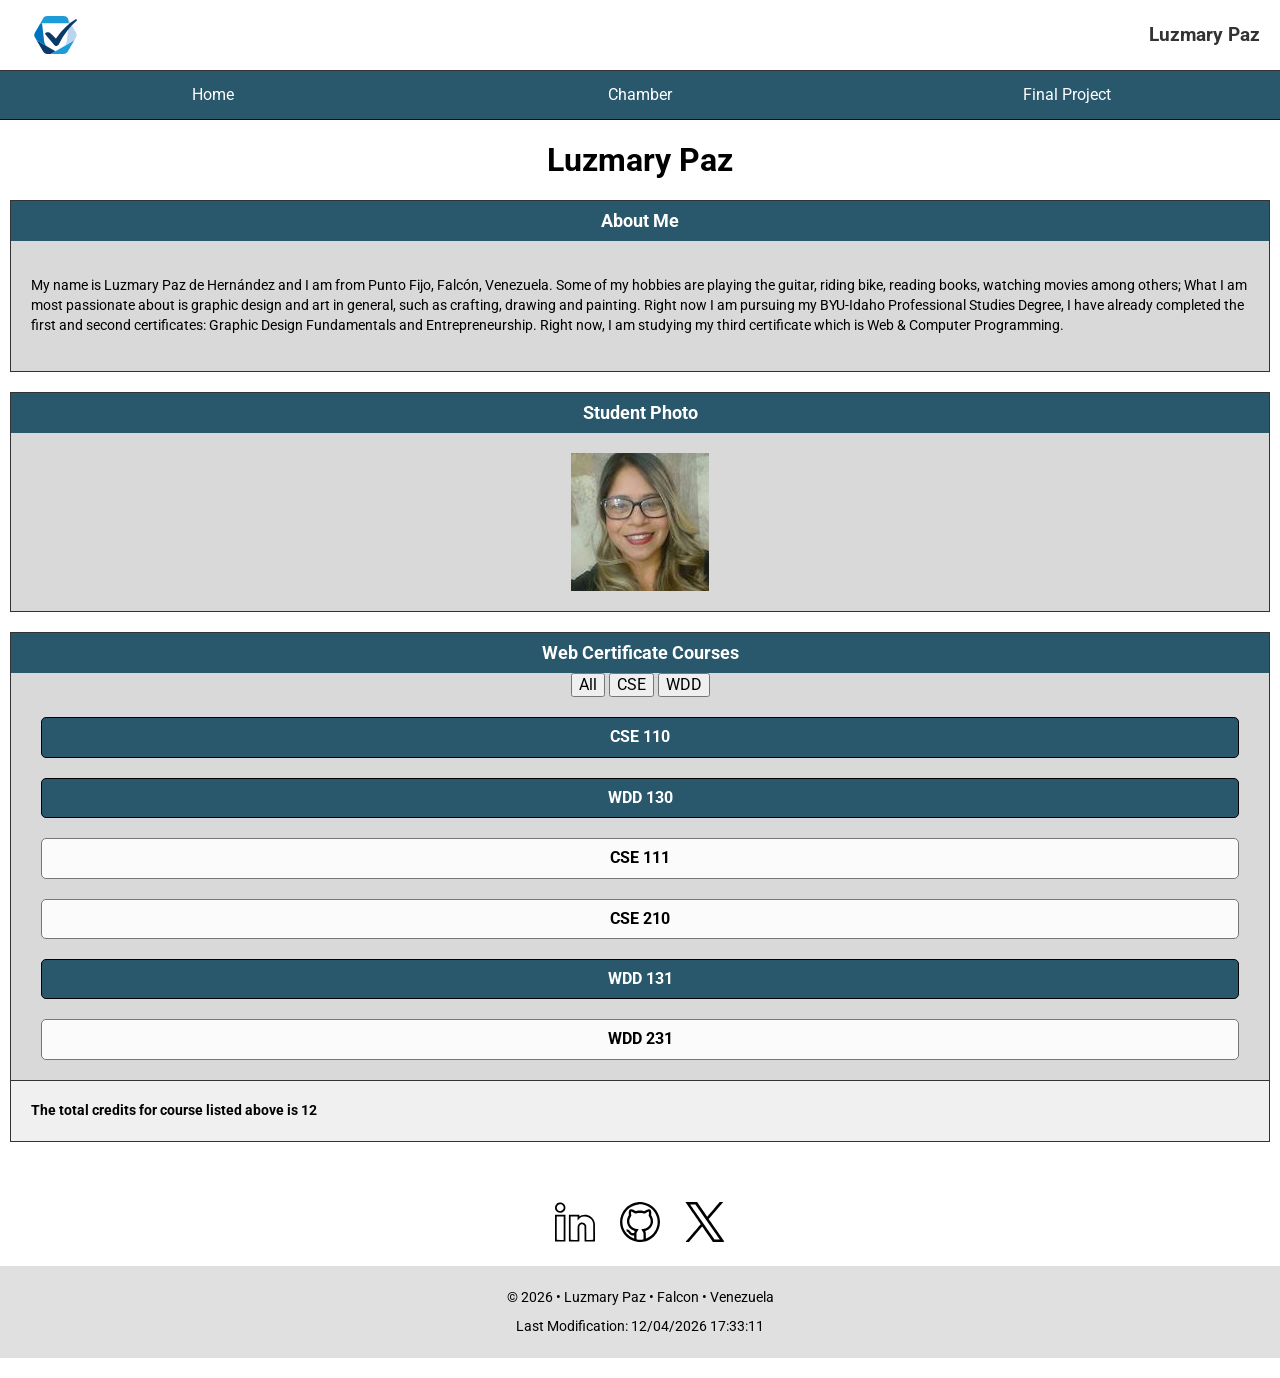
<file: index.html>
<!DOCTYPE html>
<html lang="en">

<head>
    <meta charset="UTF-8">
    <meta name="viewport" content="width=device-width, initial-scale=1.0">
    <title>WDD 231 | Luzmary Paz | Home Page</title>
    <meta name="description" content="Home page for WDD 231 course work including chamber and final project links.">
    <meta name="author" content="Luzmary Paz">

    <meta property="og:title" content="WDD 231 | Luzmary Paz | Home Page">
    <meta property="og:description"
        content="Home page for WDD 231 course work including chamber and final project links.">
    <meta property="og:image" content="https://luzmapazdesigner0412.github.io/wdd231/images/portrait.jpg">
    <meta property="og:url" content="https://luzmapazdesigner0412.github.io/wdd231/index.html">
    <meta property="og:type" content="website">

    <link rel="preconnect" href="https://fonts.googleapis.com">
    <link rel="preconnect" href="https://fonts.gstatic.com" crossorigin>
    <link href="https://fonts.googleapis.com/css2?family=Roboto:wght@400;700&display=swap" rel="stylesheet">
    <link rel="stylesheet" href="styles/normalize.css">
    <link rel="stylesheet" href="styles/small.css">
    <link rel="stylesheet" href="styles/larger.css">
    <script src="scripts/navigation.js" defer></script>
    <script src="scripts/date.js" defer></script>
    <script src="scripts/course.js" defer></script>
</head>

<body>
    <a class="skip-link" href="#main">Skip to main content</a>
    <header>
        <img src="images/logo.svg" alt="Site Logo">
        <span>Luzmary Paz</span>
        <button id="menu" aria-label="Open Menu"></button>
    </header>

    <nav>
        <ul class="navigation">
            <li><a href="#" class="active">Home</a></li>
            <li><a href="chamber/index.html">Chamber</a></li>
            <li><a href="final/index.html">Final Project</a></li>
        </ul>
    </nav>

    <main id="main">
        <h1>Luzmary Paz</h1>

        <section class="card">
            <h2>About Me</h2>
            <p>My name is Luzmary Paz de Hernández and I am from Punto Fijo, Falcón, Venezuela. Some of my hobbies are
                playing the guitar, riding bike, reading books, watching movies among others; What I am most passionate
                about is
                graphic design and art in general, such as crafting, drawing and painting. Right now I am pursuing my
                BYU-Idaho Professional Studies Degree, I have already completed the first and second certificates:
                Graphic Design
                Fundamentals and Entrepreneurship. Right now, I am studying my third certificate which is Web & Computer
                Programming.
            </p>
        </section>

        <section class="card">
            <h2>Student Photo</h2>
            <div class="photo-placeholder">
                <img src="images/portrait.jpg" alt="Student Profile Photo">
            </div>
        </section>

        <section class="card">
            <h2>Web Certificate Courses</h2>
            <div class="filter-buttons">
                <button id="all">All</button>
                <button id="cse">CSE</button>
                <button id="wdd">WDD</button>
            </div>
            <div id="course-list">
            </div>
            <p class="credit-total">The total credits for course listed above is <span id="total-credits"></span></p>
        </section>

        <dialog id="course-details"></dialog>
    </main>

    <footer>
        <div class="social-icons">
            <a href="#"><img src="images/linkedin_1.svg" alt="LinkedIn"></a>
            <a href="#"><img src="images/github.svg" alt="GitHub"></a>
            <a href="#"><img src="images/x_1.svg" alt="X"></a>
        </div>
        <div class="footer-info">
            <p>&copy; <span id="currentyear"></span> • Luzmary Paz • Falcon • Venezuela</p>
            <p id="lastModified"></p>
        </div>
    </footer>
</body>

</html>
</file>
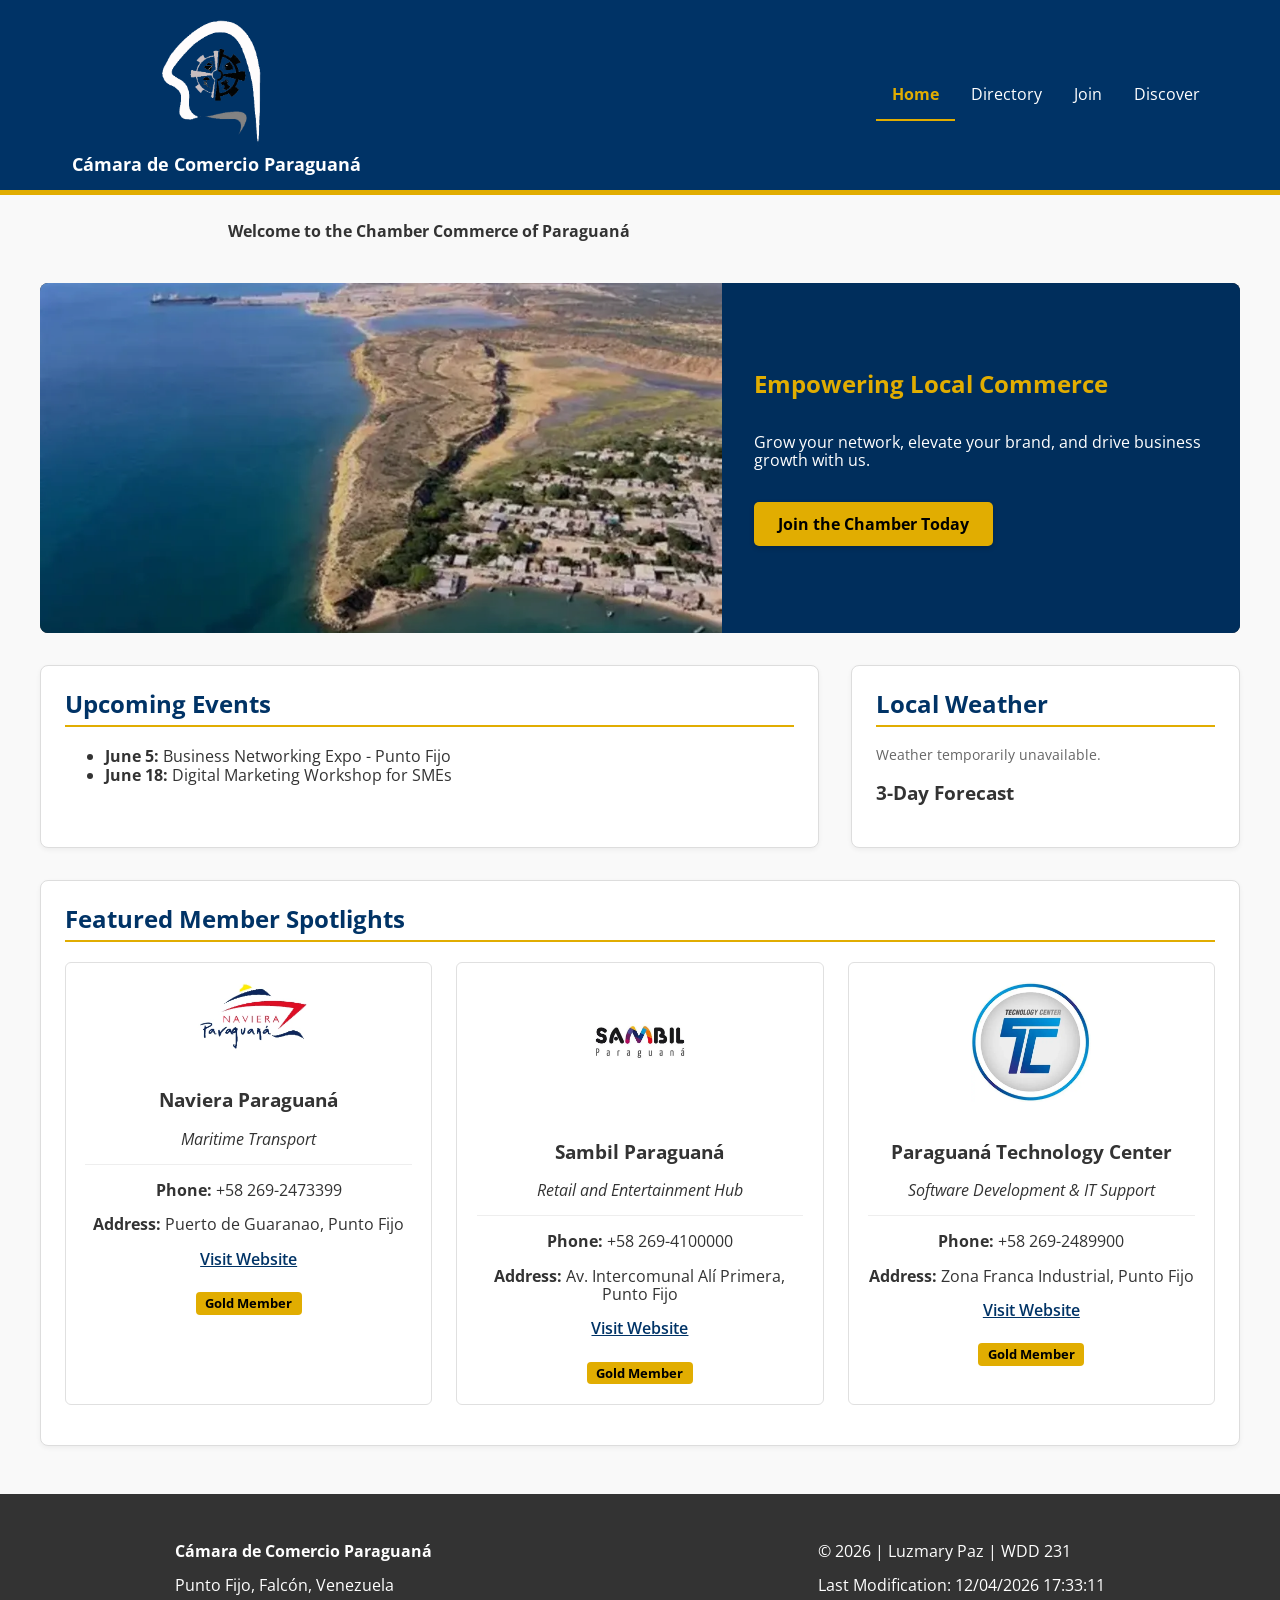
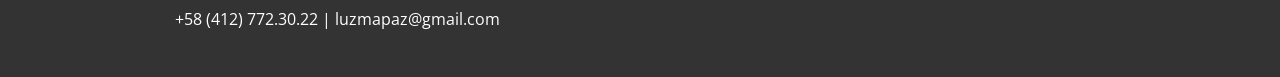
<file: chamber/index.html>
<!DOCTYPE html>
<html lang="en">

<head>
    <meta charset="UTF-8">
    <meta name="viewport" content="width=device-width, initial-scale=1.0">
    <title>Cámara de Comercio Paraguaná | Home Page</title>
    <meta name="description"
        content="Explore the official business directory of Paraguaná, Falcón. Connecting you with local industry, tourism, and trade leaders.">
    <meta name="author" content="Luzmary Paz">
    <link rel="icon" href="favicon.ico">

    <meta property="og:title" content="Business Directory | Cámara de Comercio Paraguaná">
    <meta property="og:description" content="Discover verified businesses in the Paraguaná Free Trade Zone.">
    <meta property="og:image" content="https://marypazdesigner0412.github.io/wdd231/chamber/images/chamber-logo.png">
    <meta property="og:url" content="https://marypazdesigner0412.github.io/wdd231/chamber/directory.html">
    <meta property="og:type" content="website">

    <link rel="preconnect" href="https://fonts.googleapis.com">
    <link rel="preconnect" href="https://fonts.gstatic.com" crossorigin>
    <link href="https://fonts.googleapis.com/css2?family=Open+Sans:wght@400;600&display=swap" rel="stylesheet">

    <link rel="stylesheet" href="styles/normalize.css">
    <link rel="stylesheet" href="styles/small.css">
    <link rel="stylesheet" href="styles/larger.css" media="(min-width: 700px)">
    <script src="scripts/home.js" defer></script>
</head>

<body>
    <header>
        <div class="logo-box">
            <img src="images/chamber-logo.png" alt="Paraguaná Chamber Logo">
            <span class="site-title">Cámara de Comercio Paraguaná</span>
        </div>
        <nav>
            <button id="menu-toggle">☰</button>
            <ul id="nav-list">
                <li><a href="index.html" class="active">Home</a></li>
                <li><a href="directory.html">Directory</a></li>
                <li><a href="join.html">Join</a></li>
                <li><a href="discover.html">Discover</a></li>
            </ul>
        </nav>
    </header>

    <main class="home-grid">
        <h1>Welcome to the Chamber Commerce of Paraguaná</h1>
        <section class="hero-box">
            <img src="images/hero-large-paraguana.webp" alt="Beautiful Paraguaná Landscape" id="hero-img">
            <div class="cta-overlay">
                <h2>Empowering Local Commerce</h2>
                <p>Grow your network, elevate your brand, and drive business growth with us.</p>
                <a href="join.html" class="cta-btn">Join the Chamber Today</a>
            </div>
        </section>

        <section class="events-card">
            <h2>Upcoming Events</h2>
            <ul>
                <li><strong>June 5:</strong> Business Networking Expo - Punto Fijo</li>
                <li><strong>June 18:</strong> Digital Marketing Workshop for SMEs</li>
            </ul>
        </section>

        <section class="weather-card">
            <h2>Local Weather</h2>
            <div id="weather-current">
                <p>Loading current weather...</p>
            </div>
            <h3>3-Day Forecast</h3>
            <div id="weather-forecast">
            </div>
        </section>

        <section class="spotlights-container">
            <h2>Featured Member Spotlights</h2>
            <div id="spotlight-cards">
            </div>
        </section>
    </main>

    <footer>
        <div class="footer-contact">
            <p><strong>Cámara de Comercio Paraguaná</strong></p>
            <p>Punto Fijo, Falcón, Venezuela</p>
            <p>+58 (412) 772.30.22 | luzmapaz@gmail.com</p>
        </div>
        <div class="footer-info">
            <p>&copy; <span id="year"></span> | Luzmary Paz | WDD 231</p>
            <p>Last Modification: <span id="lastModified"></span></p>
        </div>
    </footer>


</body>

</html>
</file>
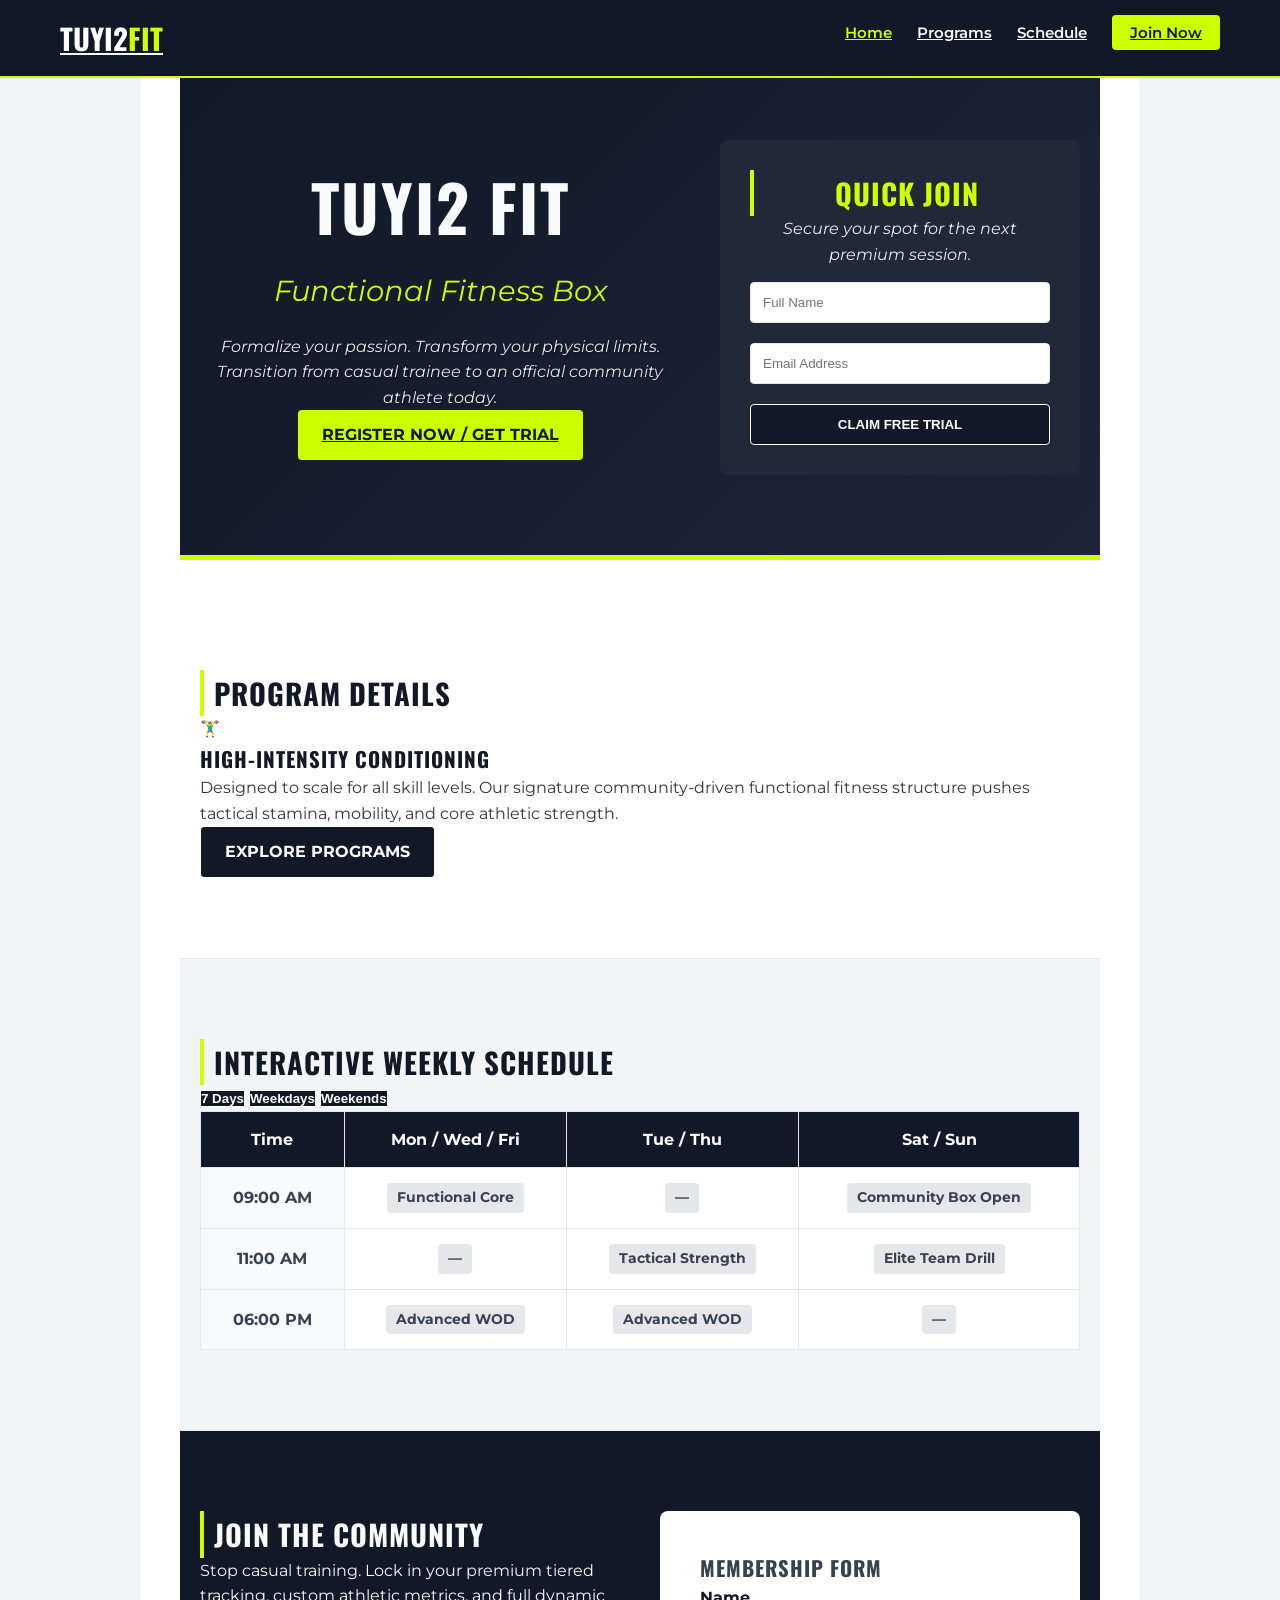
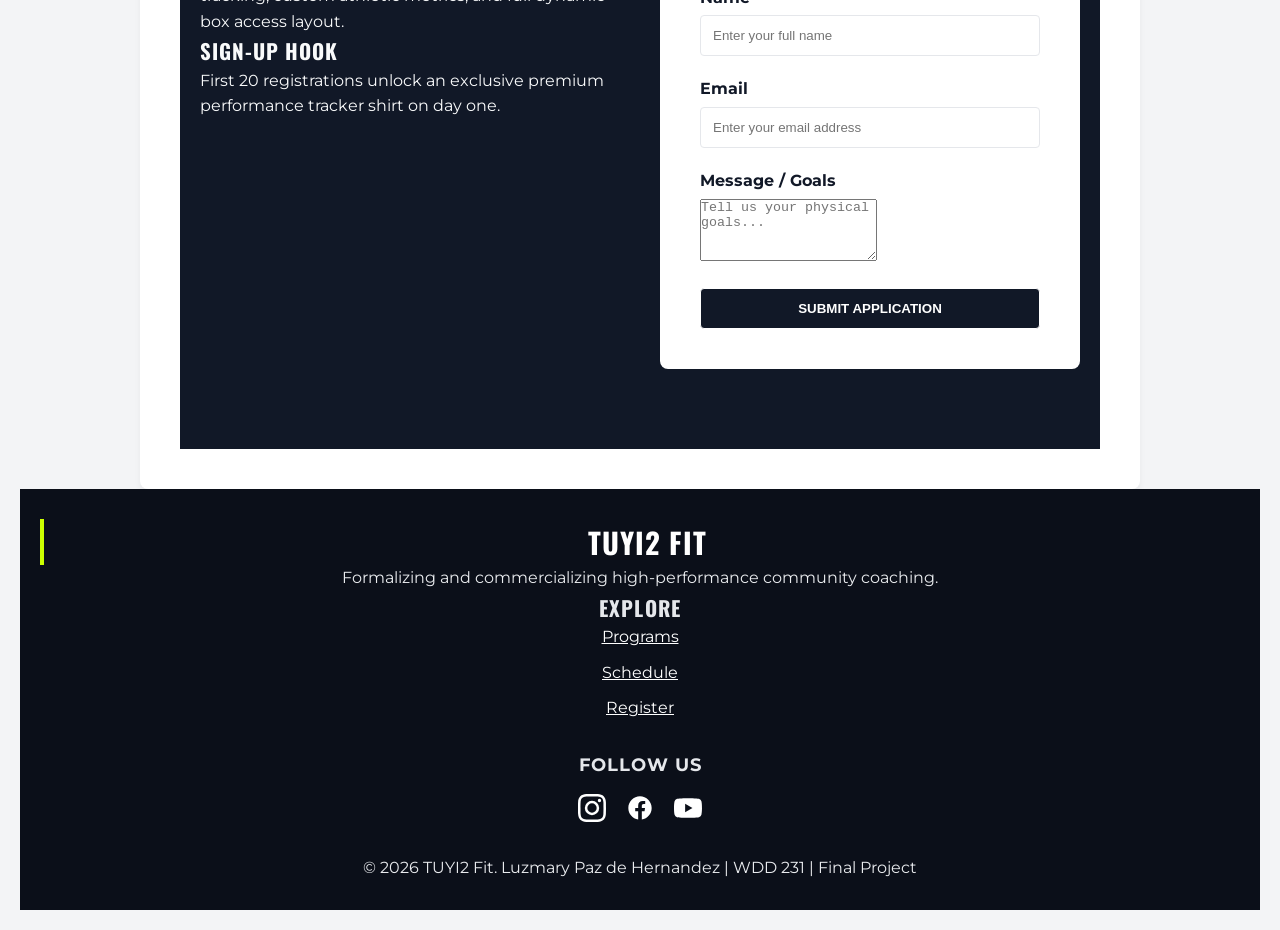
<file: finalproject/index.html>
<!DOCTYPE html>
<html lang="en">

<head>
    <meta charset="UTF-8">
    <meta name="viewport" content="width=device-width, initial-scale=1.0">
    <meta name="author" content="Luzmary Paz">
    <meta name="description"
        content="TUYI2 Fit is a premier functional fitness box dedicated to elite training matrix tracking, community high-performance coaching, and athletic transformation.">
    <meta property="og:title" content="TUYI2 Fit | Functional Fitness Box for Athletes">
    <meta property="og:description"
        content="TUYI2 Fit is a premier functional fitness box offering elite coaching, athletic transformation, and community training in a dynamic performance environment.">
    <meta property="og:image"
        content="https://marypazdesigner0412.github.io/wdd231/finalproject/images/medanos-coro.webp">
    <meta property="og:url" content="https://marypazdesigner0412.github.io/wdd231/finalproject/index.html">
    <meta property="og:type" content="website">
    <link rel="icon" href="/wdd231/finalproject/images/medanos-coro.webp" type="image/webp">
    <title>TUYI2 Fit | Functional Fitness Box</title>
    <link rel="preconnect" href="https://fonts.googleapis.com">
    <link rel="preconnect" href="https://fonts.gstatic.com" crossorigin>
    <link
        href="https://fonts.googleapis.com/css2?family=Montserrat:wght@400;700&amp;family=Oswald:wght@500;700&amp;display=swap"
        rel="stylesheet">

    <link rel="stylesheet" href="styles/tuyi2.css">
    <link rel="stylesheet" href="styles/site-plan.css">
    <script type="module" src="scripts/main.js"></script>
</head>

<body>

    <nav class="navbar">
        <div class="nav-container">
            <a href="#hero" class="logo">TUYI2<span>FIT</span></a>

            <button class="menu-toggle" id="mobile-menu-btn" aria-label="Toggle navigation menu">
                <span class="bar"></span>
                <span class="bar"></span>
                <span class="bar"></span>
            </button>

            <ul class="nav-links" id="nav-links-list">
                <li><a href="#hero" class="active">Home</a></li>
                <li><a href="#programs">Programs</a></li>
                <li><a href="#schedule">Schedule</a></li>
                <li><a href="#register" class="nav-cta">Join Now</a></li>
            </ul>
        </div>
    </nav>

    <main class="main-content">

        <header class="hero-banner" id="hero">
            <div class="hero-overlay"></div>
            <div class="hero-container">
                <div class="hero-content">
                    <h1>TUYI2 FIT</h1>
                    <p class="subheading">Functional Fitness Box</p>
                    <p class="hero-description">
                        Formalize your passion. Transform your physical limits. Transition from casual trainee to an
                        official community athlete today.
                    </p>
                    <a href="#register" class="tuyi-button tuyibutton-primary">Register Now / Get Trial</a>
                </div>

                <div class="quick-join-pane">
                    <h2>Quick Join</h2>
                    <p>Secure your spot for the next premium session.</p>
                    <form id="quick-form" class="hero-form">
                        <div class="form-group">
                            <input type="text" id="quick-name" placeholder="Full Name" required>
                        </div>
                        <div class="form-group">
                            <input type="email" id="quick-email" placeholder="Email Address" required>
                        </div>
                        <button type="submit" class="tuyi-button tuyibutton-accent tuyibutton-fullwidth">Claim Free
                            Trial</button>
                    </form>
                </div>
            </div>
        </header>


        <section id="programs" class="section-container">
            <h2 class="section-title">Program Details</h2>
            <div class="program-wrapper">
                <div class="program-card">
                    <div class="program-image-placeholder">
                        <span class="icon-dumbbell" role="img" aria-label="Dumbbell">🏋️‍♂️</span>
                    </div>
                    <h3>High-Intensity Conditioning</h3>
                    <p>
                        Designed to scale for all skill levels. Our signature community-driven functional fitness
                        structure pushes tactical stamina, mobility, and core athletic strength.
                    </p>
                    <a href="#register" class="tuyi-button tuyibutton-secondary">Explore Programs</a>
                </div>
            </div>
        </section>

        <!--CLASS SCHEDULE -->
        <section id="schedule" class="section-container bg-alt">
            <h2 class="section-title">Interactive Weekly Schedule</h2>

            <!-- Mobile Compatibility Day Filters -->
            <div class="schedule-filters">
                <button class="filter-btn active" data-day="all">7 Days</button>
                <button class="filter-btn" data-day="weekday">Weekdays</button>
                <button class="filter-btn" data-day="weekend">Weekends</button>
            </div>

            <!-- Responsive Schedule Timetable -->
            <div class="table-responsive">
                <table class="schedule-table">
                    <thead>
                        <tr>
                            <th>Time</th>
                            <th>Mon / Wed / Fri</th>
                            <th>Tue / Thu</th>
                            <th>Sat / Sun</th>
                        </tr>
                    </thead>
                    <tbody>
                        <tr data-type="weekday">
                            <td class="time-col">09:00 AM</td>
                            <td><span class="class-tag">Functional Core</span></td>
                            <td><span class="class-tag empty">—</span></td>
                            <td><span class="class-tag variant">Community Box Open</span></td>
                        </tr>
                        <tr data-type="weekday">
                            <td class="time-col">11:00 AM</td>
                            <td><span class="class-tag empty">—</span></td>
                            <td><span class="class-tag">Tactical Strength</span></td>
                            <td><span class="class-tag variant">Elite Team Drill</span></td>
                        </tr>
                        <tr data-type="weekday">
                            <td class="time-col">06:00 PM</td>
                            <td><span class="class-tag">Advanced WOD</span></td>
                            <td><span class="class-tag">Advanced WOD</span></td>
                            <td><span class="class-tag empty">—</span></td>
                        </tr>
                    </tbody>
                </table>
            </div>
        </section>

        <!-- MEMBERSHIP REGISTRATION / SIGN-UP HOOK -->
        <section id="register" class="section-container bg-dark-section">
            <div class="registration-layout">
                <!-- Informational Value Column -->
                <div class="registration-info">
                    <h2>Join the Community</h2>
                    <p>
                        Stop casual training. Lock in your premium tiered tracking, custom athletic metrics, and
                        full
                        dynamic box access layout.
                    </p>
                    <div class="hook-box">
                        <h3>Sign-Up Hook</h3>
                        <p>First 20 registrations unlock an exclusive premium performance tracker shirt on day one.
                        </p>
                    </div>
                </div>

                <div class="registration-form-pane">
                    <h3>Membership Form</h3>
                    <form id="main-signup-form">
                        <div class="form-group">
                            <label for="form-name">Name</label>
                            <input type="text" id="form-name" placeholder="Enter your full name" required>
                        </div>
                        <div class="form-group">
                            <label for="form-email">Email</label>
                            <input type="email" id="form-email" placeholder="Enter your email address" required>
                        </div>
                        <div class="form-group">
                            <label for="form-message">Message / Goals</label>
                            <textarea id="form-message" rows="4"
                                placeholder="Tell us your physical goals..."></textarea>
                        </div>
                        <button type="submit" class="tuyi-button tuyibutton-primary tuyibutton-fullwidth">Submit
                            Application</button>
                    </form>
                    <div id="form-feedback" class="form-feedback hidden"></div>
                </div>
            </div>
        </section>

    </main>


    <footer class="main-footer">
        <div class="footer-container">
            <div class="footer-brand">
                <h2>TUYI2 Fit</h2>
                <p>Formalizing and commercializing high-performance community coaching.</p>
            </div>
            <div class="footer-links-group">
                <h3>Explore</h3>
                <ul>
                    <li><a href="#programs">Programs</a></li>
                    <li><a href="#schedule">Schedule</a></li>
                    <li><a href="#register">Register</a></li>
                </ul>
            </div>
            <div class="footer-socials">
                <p class="social-heading">FOLLOW US</p>
                <div class="social-icons-grid">
                    <a href="https://instagram.com" target="_blank" rel="noopener" aria-label="Follow TUYI2 Fit on Instagram">
                        <svg class="social-svg" viewBox="0 0 24 24" xmlns="http://www.w3.org/2000/svg">
                            <path
                                d="M12 2.163c3.204 0 3.584.012 4.85.07 3.252.148 4.771 1.691 4.919 4.919.058 1.265.069 1.645.069 4.849 0 3.205-.012 3.584-.069 4.849-.149 3.225-1.664 4.771-4.919 4.919-1.266.058-1.644.07-4.85.07-3.204 0-3.584-.012-4.849-.07-3.26-.149-4.771-1.699-4.919-4.92-.058-1.265-.07-1.644-.07-4.849 0-3.204.013-3.583.07-4.849.149-3.227 1.664-4.771 4.919-4.919 1.266-.057 1.645-.069 4.849-.069zM12 0C8.741 0 8.333.014 7.053.072 2.695.272.273 2.69.073 7.051.014 8.333 0 8.741 0 12c0 3.259.014 3.668.072 4.948.2 4.358 2.618 6.78 6.98 6.98 1.281.058 1.689.072 4.948.072 3.259 0 3.668-.014 4.948-.072 4.354-.2 6.782-2.618 6.979-6.98.059-1.28.073-1.689.073-4.948 0-3.259-.014-3.667-.072-4.947-.196-4.354-2.617-6.78-6.979-6.98C15.668.014 15.259 0 12 0zm0 5.838a6.162 6.162 0 100 12.324 6.162 6.162 0 000-12.324zM12 16a4 4 0 110-8 4 4 0 010 8zm6.406-11.845a1.44 1.44 0 100 2.881 1.44 1.44 0 000-2.881z" />
                        </svg>
                    </a>
                    <a href="https://facebook.com" target="_blank" rel="noopener" aria-label="Follow TUYI2 Fit on Facebook">
                        <svg class="social-svg" viewBox="0 0 24 24" xmlns="http://www.w3.org/2000/svg">
                            <path
                                d="M22 12c0-5.523-4.477-10-10-10S2 6.477 2 12c0 4.991 3.657 9.128 8.438 9.878v-6.987h-2.54V12h2.54V9.797c0-2.506 1.492-3.89 3.777-3.89 1.094 0 2.238.195 2.238.195v2.46h-1.26c-1.243 0-1.63.771-1.63 1.562V12h2.773l-.443 2.89h-2.33v6.988C18.343 21.128 22 16.991 22 12z" />
                        </svg>
                    </a>
                    <a href="https://youtube.com" target="_blank" rel="noopener" aria-label="Subscribe to TUYI2 Fit on YouTube">
                        <svg class="social-svg" viewBox="0 0 24 24" xmlns="http://www.w3.org/2000/svg">
                            <path
                                d="M23.498 6.186a3.016 3.016 0 00-2.122-2.136C19.505 3.545 12 3.545 12 3.545s-7.505 0-9.377.505A3.017 3.017 0 00.502 6.186C0 8.07 0 12 0 12s0 3.93.502 5.814a3.016 3.016 0 002.122 2.136c1.871.505 9.376.505 9.376.505s7.505 0 9.377-.505a3.015 3.015 0 002.122-2.136C24 15.93 24 12 24 12s0-3.93-.502-5.814zM9.545 15.568V8.432L15.818 12l-6.273 3.568z" />
                        </svg>
                    </a>
                </div>
            </div>
        </div>
        <div class="footer-bottom">
            <p>&copy; 2026 TUYI2 Fit. Luzmary Paz de Hernandez | WDD 231 | Final Project</p>
        </div>
    </footer>

</body>

</html>
</file>
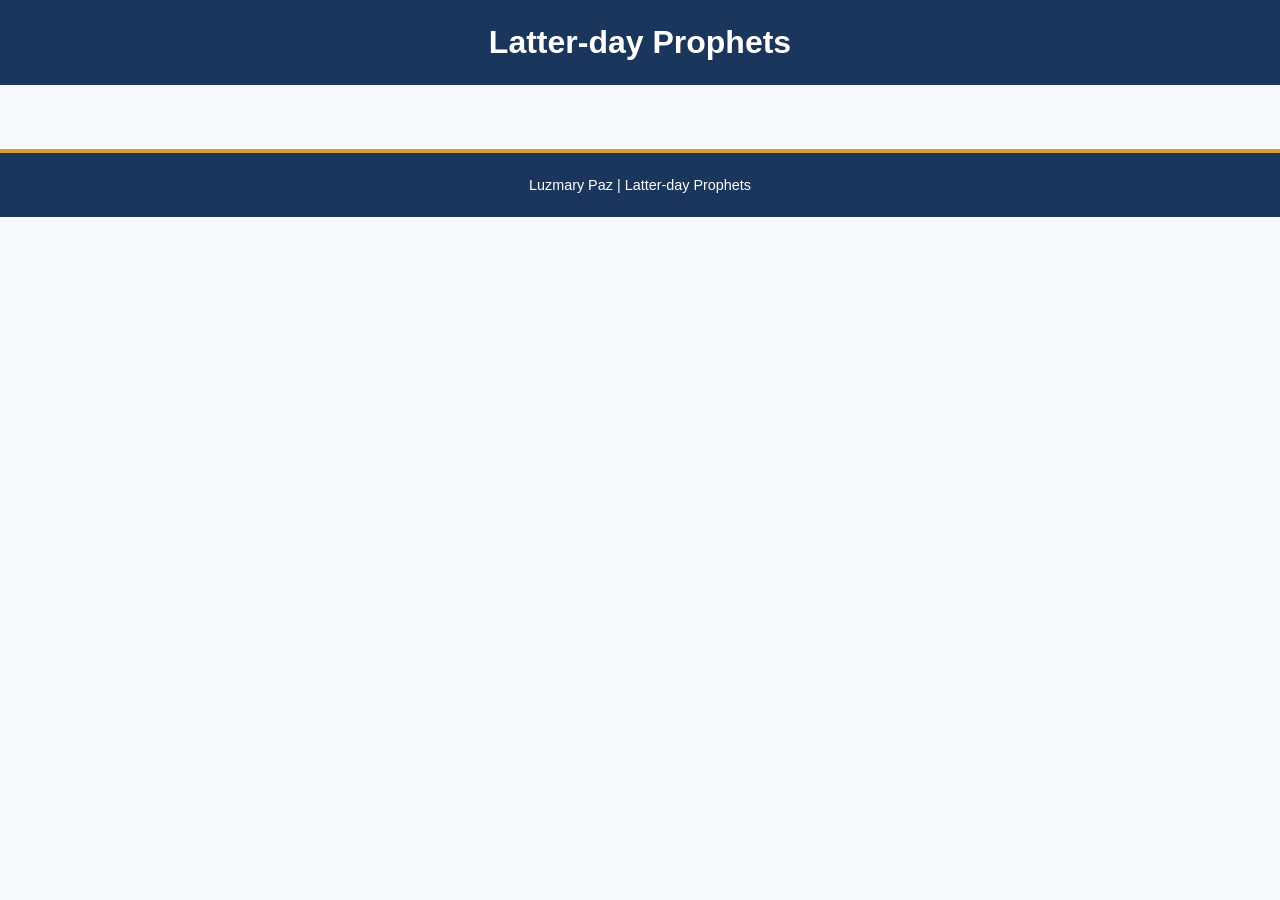
<file: prophets.html>
<!DOCTYPE html>
<html lang="en">

<head>
    <meta charset="UTF-8">
    <meta name="viewport" content="width=device-width, initial-scale=1.0">
    <title>WDD 231 | Latter-day Prophets</title>
    <meta name="description"
        content="Activity demonstrating the Fetch API, async/await, and dynamic DOM manipulation using JSON data.">
    <meta name="author" content="Luzmary Paz">

    <meta property="og:title" content="WDD 231 | Latter-day Prophets">
    <meta property="og:description" content="Dynamic generation of prophet cards using the Fetch API.">
    <meta property="og:image" content="https://luzmapazdesigner0412.github.io/wdd231/images/portrait.jpg">
    <meta property="og:url" content="https://luzmapazdesigner0412.github.io/wdd231/prophets.html">
    <meta property="og:type" content="website">

    <link rel="stylesheet" href="styles/prophets.css">
    <script src="scripts/prophets.js" defer></script>
</head>

<body>
    <header>
        <h1>Latter-day Prophets</h1>
    </header>
    <main>
        <div id="cards"></div>
    </main>
    <footer>
        Luzmary Paz | Latter-day Prophets
    </footer>
</body>

</html>
</file>
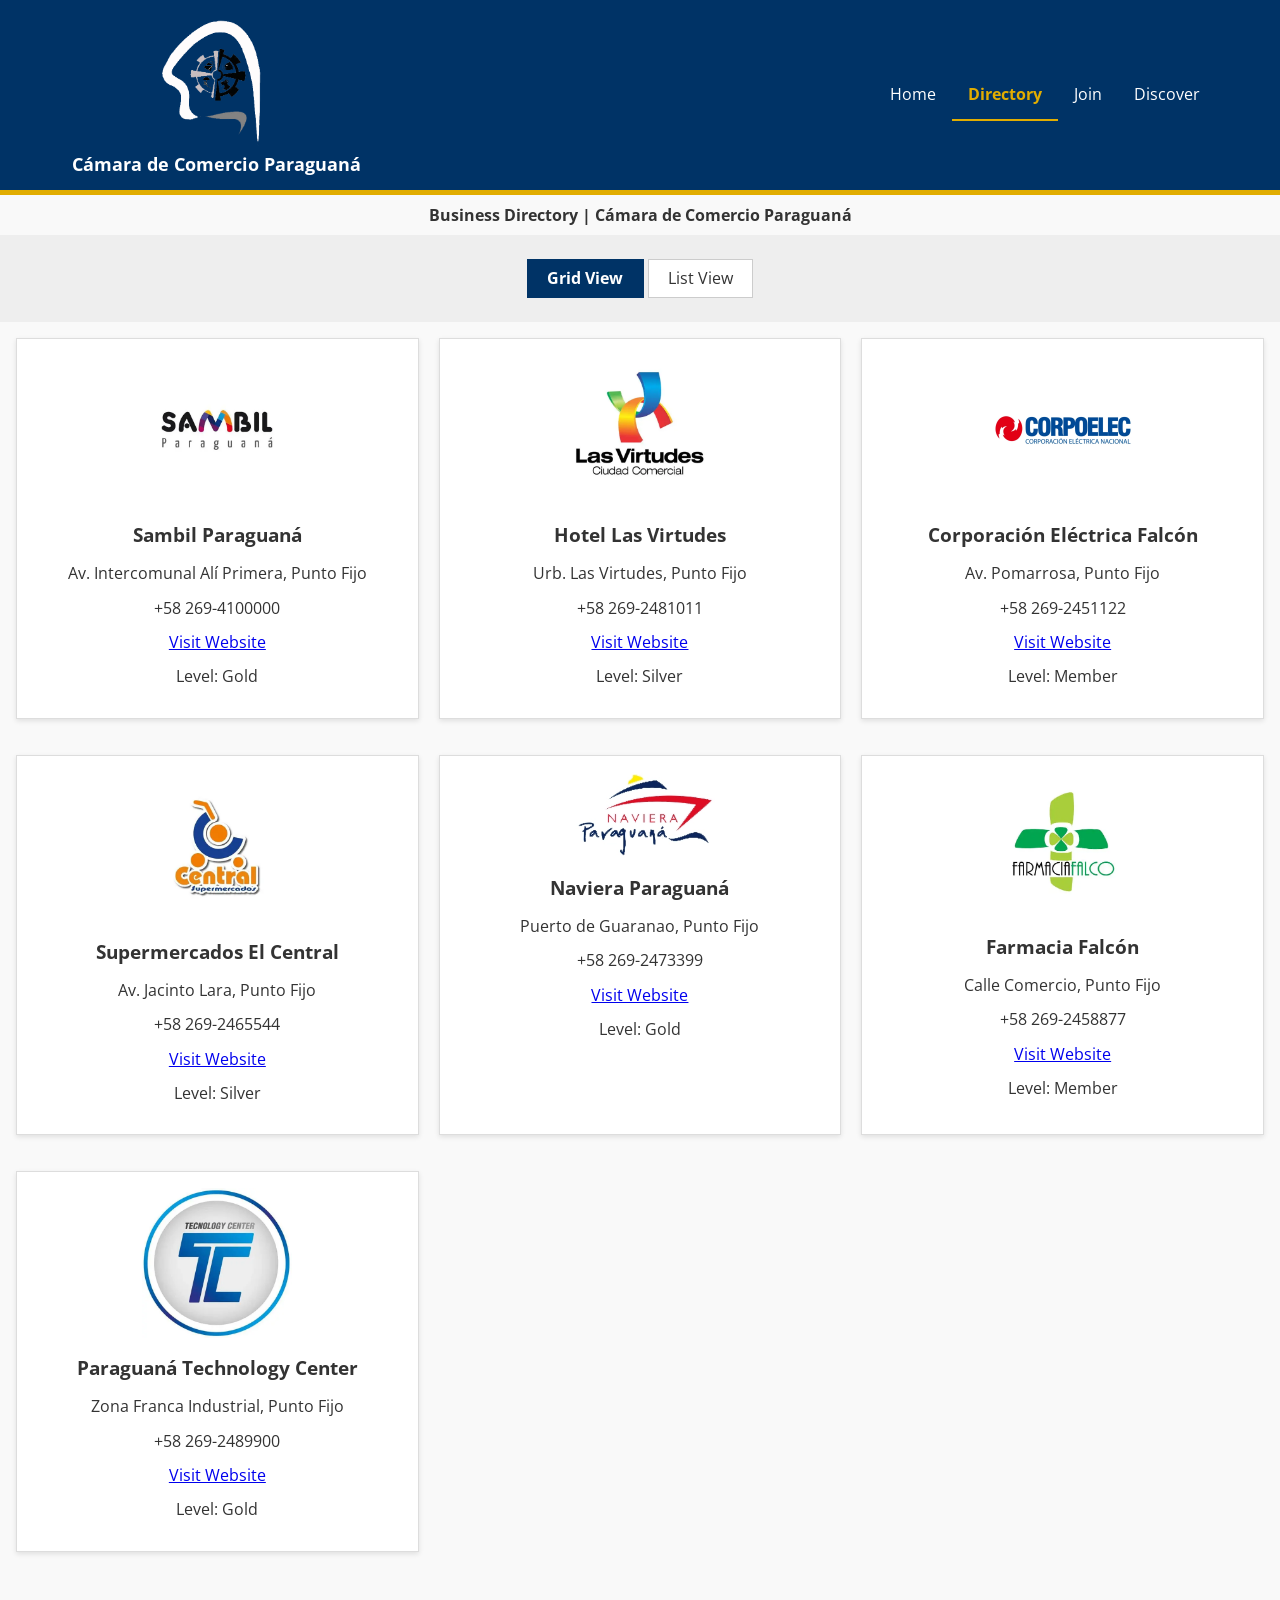
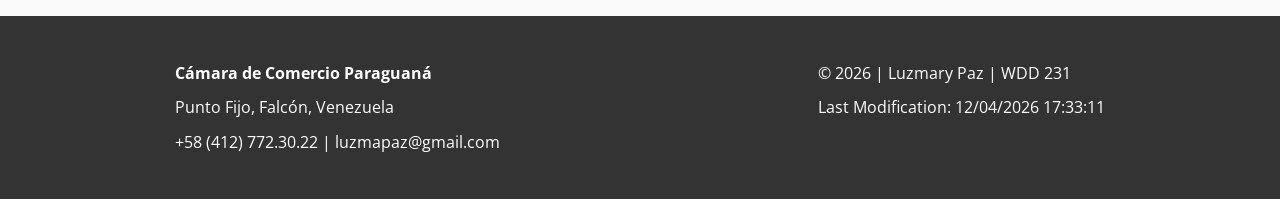
<file: chamber/directory.html>
<!DOCTYPE html>
<html lang="en">

<head>
    <meta charset="UTF-8">
    <meta name="viewport" content="width=device-width, initial-scale=1.0">
    <title>Business Directory | Cámara de Comercio Paraguaná</title>
    <meta name="description"
        content="Explore the official business directory of Paraguaná, Falcón. Connecting you with local industry, tourism, and trade leaders.">
    <meta name="author" content="Luzmary Paz">
    <link rel="icon" href="favicon.ico">

    <meta property="og:title" content="Business Directory | Cámara de Comercio Paraguaná">
    <meta property="og:description" content="Discover verified businesses in the Paraguaná Free Trade Zone.">
    <meta property="og:image" content="https://marypazdesigner0412.github.io/wdd231/chamber/images/chamber-logo.png">
    <meta property="og:url" content="https://marypazdesigner0412.github.io/wdd231/chamber/directory.html">
    <meta property="og:type" content="website">

    <link rel="preconnect" href="https://fonts.googleapis.com">
    <link rel="preconnect" href="https://fonts.gstatic.com" crossorigin>
    <link href="https://fonts.googleapis.com/css2?family=Open+Sans:wght@400;600&display=swap" rel="stylesheet">

    <link rel="stylesheet" href="styles/normalize.css">
    <link rel="stylesheet" href="styles/small.css">
    <link rel="stylesheet" href="styles/larger.css" media="(min-width: 700px)">
    <script src="scripts/directory.js" defer></script>
</head>

<body>
    <header>
        <div class="logo-box">
            <img src="images/chamber-logo.png" alt="Paraguaná Chamber Logo">
            <span class="site-title">Cámara de Comercio Paraguaná</span>
        </div>
        <nav>
            <button id="menu-toggle">☰</button>
            <ul id="nav-list">
                <li><a href="index.html">Home</a></li>
                <li><a href="directory.html" class="active">Directory</a></li>
                <li><a href="join.html">Join</a></li>
                <li><a href="discover.html">Discover</a></li>
            </ul>
        </nav>
    </header>

    <main>
        <h1>Business Directory | Cámara de Comercio Paraguaná</h1>
        <div class="directory-controls">
            <button id="grid-btn">Grid View</button>
            <button id="list-btn">List View</button>
        </div>

        <article id="member-container" class="grid"></article>
    </main>

    <footer>
        <div class="footer-contact">
            <p><strong>Cámara de Comercio Paraguaná</strong></p>
            <p>Punto Fijo, Falcón, Venezuela</p>
            <p>+58 (412) 772.30.22 | luzmapaz@gmail.com</p>
        </div>
        <div class="footer-info">
            <p>&copy; <span id="year"></span> | Luzmary Paz | WDD 231</p>
            <p>Last Modification: <span id="lastModified"></span></p>
        </div>
    </footer>


</body>

</html>
</file>
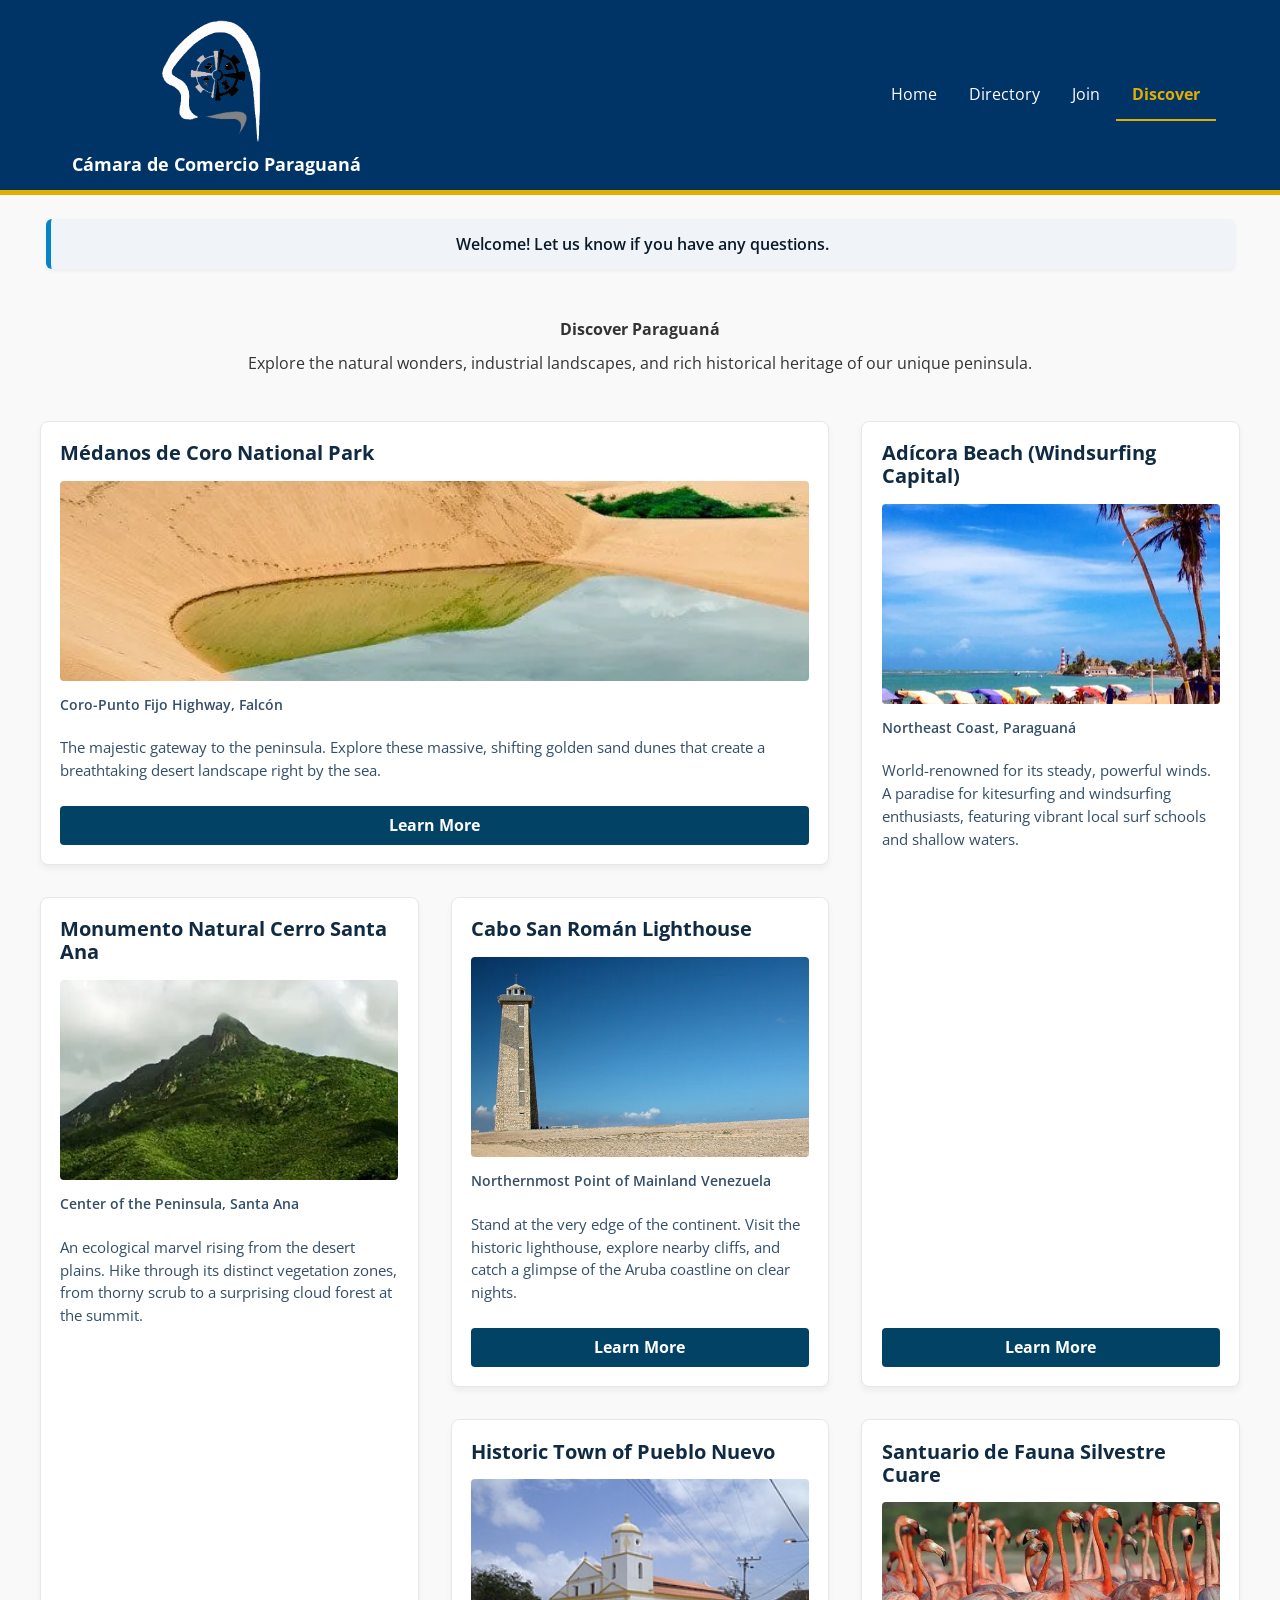
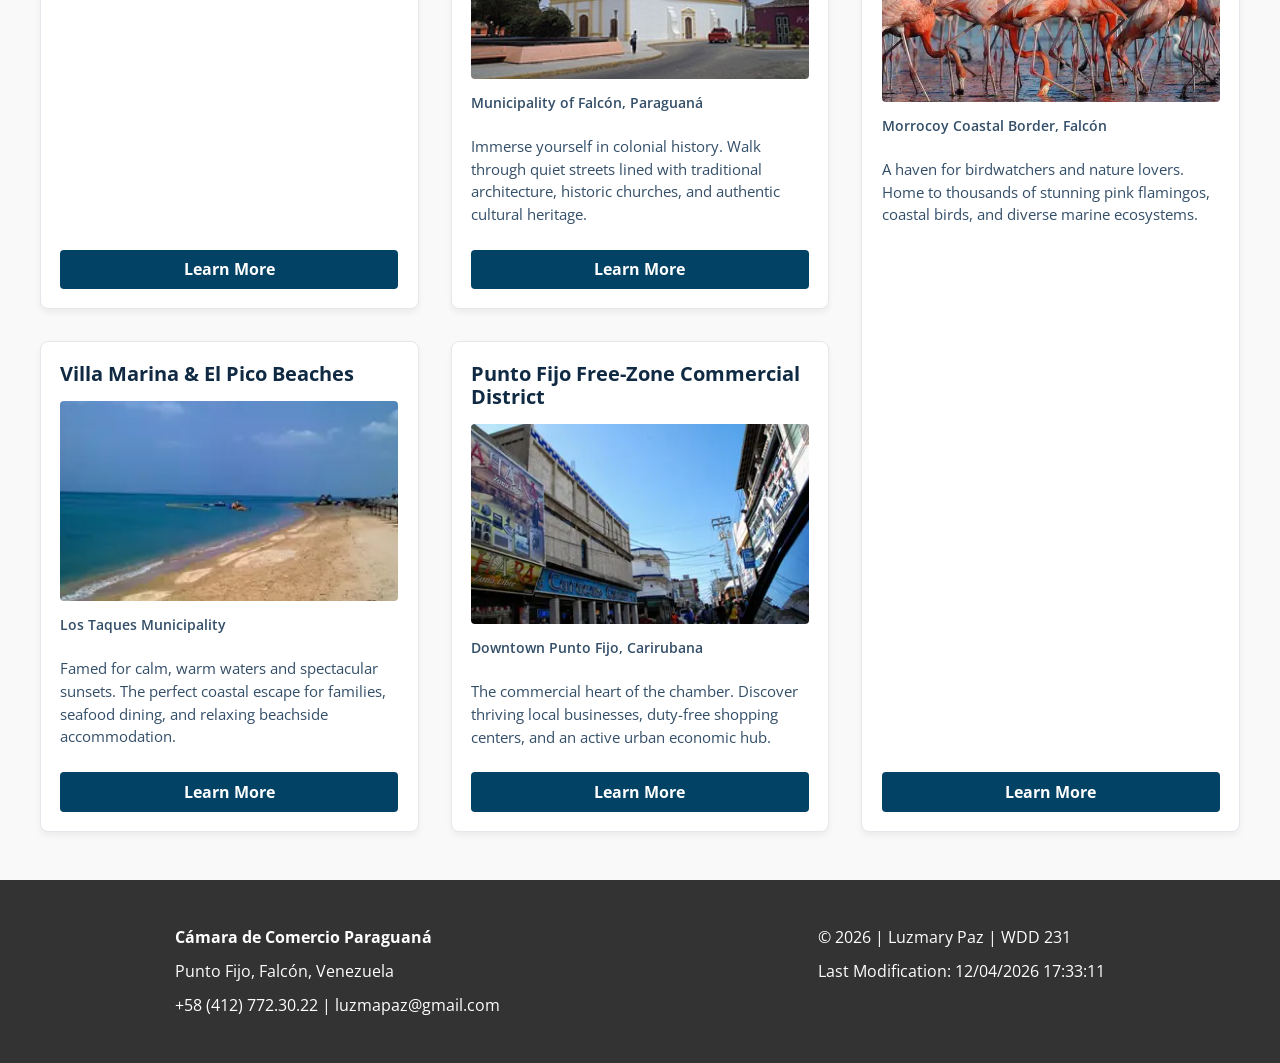
<file: chamber/discover.html>
<!DOCTYPE html>
<html lang="en">

<head>
    <meta charset="UTF-8">
    <meta name="viewport" content="width=device-width, initial-scale=1.0">
    <title>Cámara de Comercio Paraguaná | Discover</title>
    <meta name="description"
        content="Discover Paraguaná's outstanding items of interest, natural landmarks, historic locations, and tourist attractions.">
    <meta name="author" content="Luzmary Paz">
    <link rel="icon" href="favicon.ico">

    <meta property="og:title" content="Discover Paraguaná | Cámara de Comercio Paraguaná">
    <meta property="og:description"
        content="Explore items of interest, landscapes, and heritage sites across the Paraguaná Peninsula.">
    <meta property="og:image" content="https://marypazdesigner0412.github.io/wdd231/chamber/images/chamber-logo.png">
    <meta property="og:url" content="https://marypazdesigner0412.github.io/wdd231/chamber/discover.html">
    <meta property="og:type" content="website">

    <link rel="preconnect" href="https://fonts.googleapis.com">
    <link rel="preconnect" href="https://fonts.gstatic.com" crossorigin>
    <link href="https://fonts.googleapis.com/css2?family=Open+Sans:wght@400;600&display=swap" rel="stylesheet">

    <link rel="stylesheet" href="styles/normalize.css">
    <link rel="stylesheet" href="styles/small.css">
    <link rel="stylesheet" href="styles/larger.css" media="(min-width: 700px)">

    <script src="scripts/discover.js" type="module"></script>
</head>

<body>

    <header>
        <div class="logo-box">
            <img src="images/chamber-logo.png" alt="Paraguaná Chamber Logo">
            <span class="site-title">Cámara de Comercio Paraguaná</span>
        </div>
        <nav>
            <button id="menu-toggle">☰</button>
            <ul id="nav-list">
                <li><a href="index.html">Home</a></li>
                <li><a href="directory.html">Directory</a></li>
                <li><a href="join.html">Join</a></li>
                <li><a href="discover.html" class="active">Discover</a></li>
            </ul>
        </nav>
    </header>

    <main>
        <div id="visitor-message" class="visitor-box"></div>

        <section class="discover-welcome">
            <h1>Discover Paraguaná</h1>
            <p>Explore the natural wonders, industrial landscapes, and rich historical heritage of our unique peninsula.
            </p>
        </section>

        <div id="gallery-container" class="gallery-wrapper">
        </div>
    </main>

    <footer>
        <div class="footer-contact">
            <p><strong>Cámara de Comercio Paraguaná</strong></p>
            <p>Punto Fijo, Falcón, Venezuela</p>
            <p>+58 (412) 772.30.22 | luzmapaz@gmail.com</p>
        </div>
        <div class="footer-info">
            <p>&copy; <span id="year"></span> | Luzmary Paz | WDD 231</p>
            <p>Last Modification: <span id="lastModified"></span></p>
        </div>
    </footer>

</body>

</html>
</file>
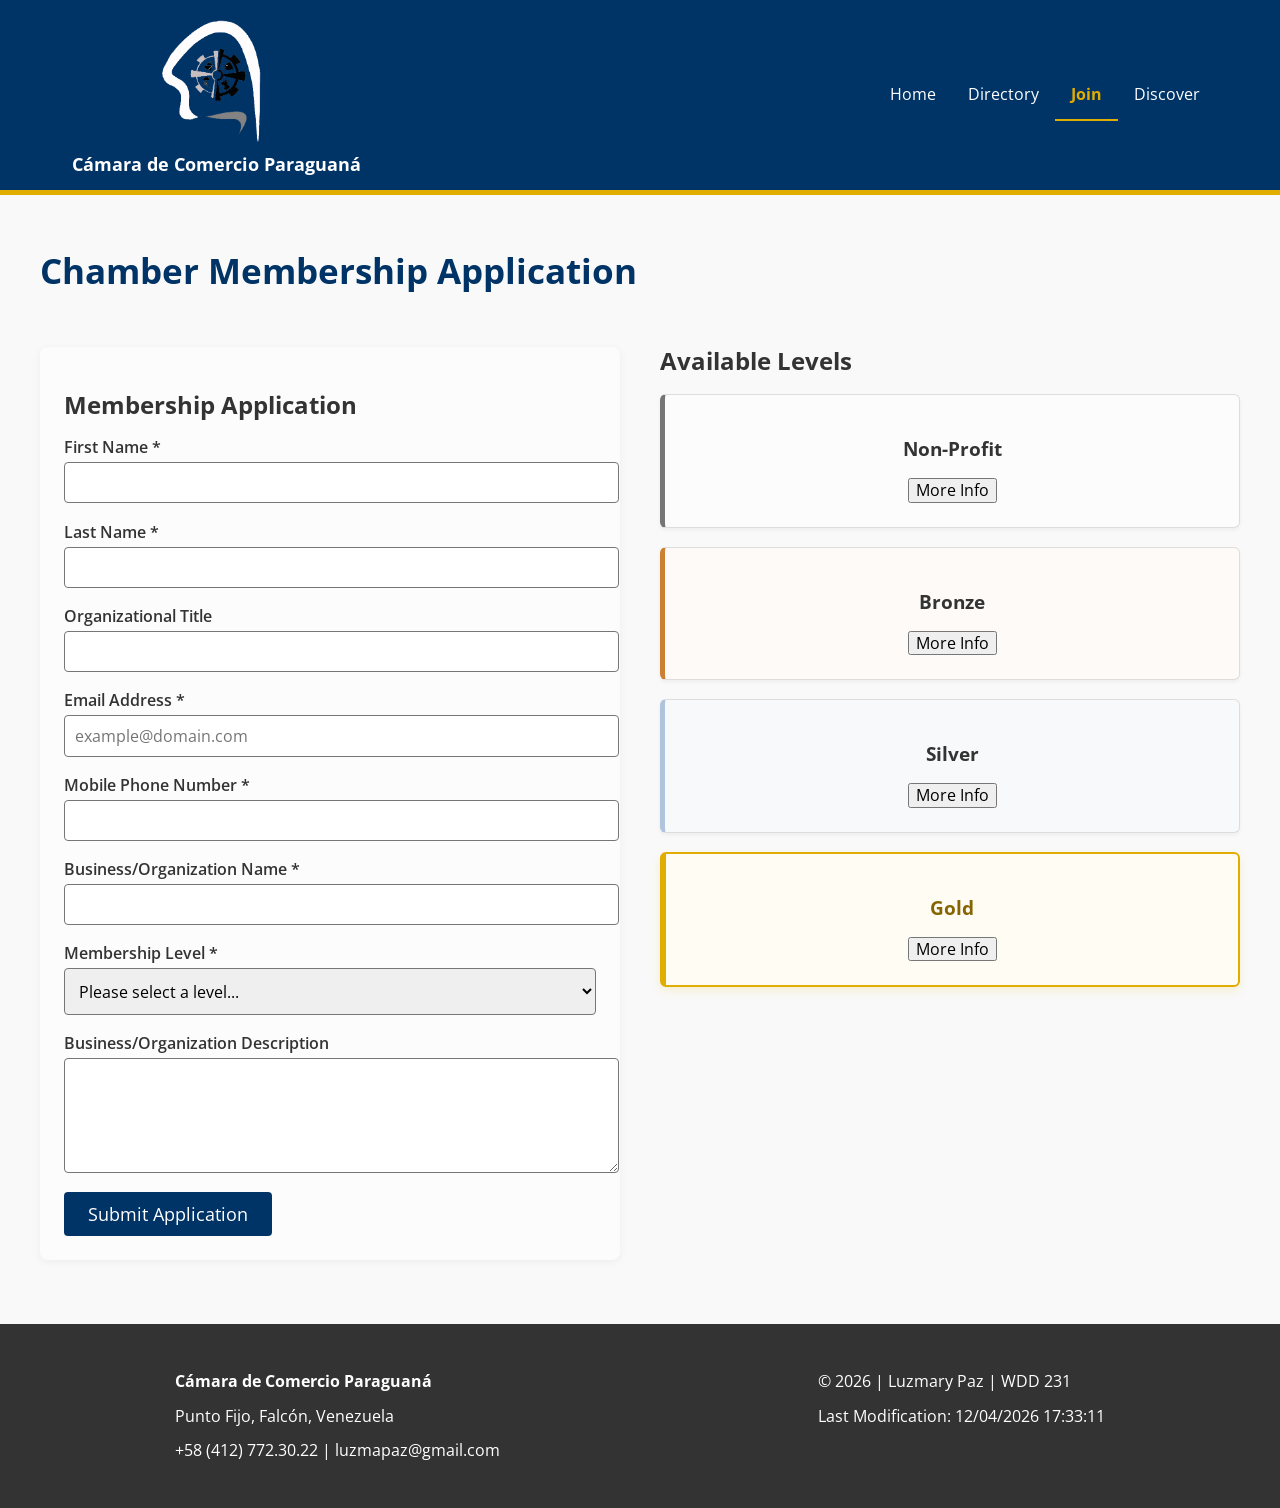
<file: chamber/join.html>
<!DOCTYPE html>
<html lang="en">

<head>
    <meta charset="UTF-8">
    <meta name="viewport" content="width=device-width, initial-scale=1.0">
    <title>Join Us | Cámara de Comercio Paraguaná</title>
    <meta name="description"
        content="Apply for a membership level with the Cámara de Comercio Paraguaná to grow your business network.">
    <meta name="author" content="Luzmary Paz">
    <link rel="icon" href="favicon.ico">

    <meta property="og:title" content="Join the Paraguaná Chamber of Commerce - Build Your Network" />
    <meta property="og:description"
        content="Unlock premium directory exposure, exclusive local training programs, and golden homepage advertising spots. Apply for your membership slot today!" />
    <meta property="og:image" content="https://marypazdesigner0412.github.io/wdd231/chamber/images/chamber-logo.png">
    <meta property="og:url" content="https://luzmarypaz.github.io/wdd231/chamber/join.html" />
    <meta property="og:type" content="website" />

    <link rel="preconnect" href="https://fonts.googleapis.com">
    <link rel="preconnect" href="https://fonts.gstatic.com" crossorigin>
    <link href="https://fonts.googleapis.com/css2?family=Open+Sans:wght@400;600&display=swap" rel="stylesheet">

    <link rel="stylesheet" href="styles/normalize.css">
    <link rel="stylesheet" href="styles/small.css">
    <link rel="stylesheet" href="styles/larger.css" media="(min-width: 700px)">
    <script src="scripts/join.js" defer></script>
</head>

<body>

<header>
    <div class="logo-box">
        <img src="images/chamber-logo.png" alt="Paraguaná Chamber Logo">
        <span class="site-title">Cámara de Comercio Paraguaná</span>
    </div>
    <nav>
        <button id="menu-toggle">☰</button>
        <ul id="nav-list">
            <li><a href="index.html">Home</a></li>
            <li><a href="directory.html">Directory</a></li>
            <li><a href="join.html" class="active">Join</a></li>
            <li><a href="discover.html">Discover</a></li>
        </ul>
    </nav>
</header>

    <main class="join-main-layout">
       
        <h1>Chamber Membership Application</h1>
    
        <section class="form-container">
            <h2>Membership Application</h2>
            <form method="get" action="thankyou.html">
            
                <label>
                    First Name *
                    <input type="text" name="firstName" id="firstName" autocomplete="given-name" title="First Name" required>
                </label>
            
                <label>
                    Last Name *
                    <input type="text" name="lastName" id="lastName" autocomplete="family-name" title="Last Name" required>
                </label>
            
                <label>
                    Organizational Title
                    <input type="text" name="orgTitle" id="orgTitle" autocomplete="organization-title" pattern="[A-Za-z\s\-]{7,}"
                        title="Minimum 7 characters required. Only letters, spaces, and hyphens are accepted.">
                </label>
            
                <label>
                    Email Address *
                    <input type="email" name="email" id="email" autocomplete="email" placeholder="example@domain.com"
                        title="Email Address" required>
                </label>
            
                <label>
                    Mobile Phone Number *
                    <input type="tel" name="phone" id="phone" autocomplete="tel" title="Mobile Phone Number" required>
                </label>
            
                <label>
                    Business/Organization Name *
                    <input type="text" name="orgName" id="orgName" autocomplete="organization" title="Business or Organization Name"
                        required>
                </label>
            
                <label>
                    Membership Level *
                    <select name="membershipLevel" id="membershipLevel" title="Membership Level" required>
                        <option value="" disabled selected>Please select a level...</option>
                        <option value="np">NP Membership (Non-Profit / Free)</option>
                        <option value="bronze">Bronze Membership</option>
                        <option value="silver">Silver Membership</option>
                        <option value="gold">Gold Membership</option>
                    </select>
                </label>
            
                <label>
                    Business/Organization Description
                    <textarea name="description" id="description" rows="5" title="Business Description"></textarea>
                </label>
            
                <input type="hidden" name="timestamp" id="formTimestamp">
            
                <button type="submit">Submit Application</button>
            </form>
        </section>
    
        <section class="cards-container">
            <h2>Available Levels</h2>
    
            <div class="membership-card intro-animation" id="card-np">
                <h3>Non-Profit</h3>
                <button type="button" class="open-modal-btn" data-modal="modal-np">More Info</button>
            </div>
    
            <div class="membership-card intro-animation" id="card-bronze">
                <h3>Bronze</h3>
                <button type="button" class="open-modal-btn" data-modal="modal-bronze">More Info</button>
            </div>
    
            <div class="membership-card intro-animation" id="card-silver">
                <h3>Silver</h3>
                <button type="button" class="open-modal-btn" data-modal="modal-silver">More Info</button>
            </div>
    
            <div class="membership-card intro-animation" id="card-gold">
                <h3>Gold</h3>
                <button type="button" class="open-modal-btn" data-modal="modal-gold">More Info</button>
            </div>
        </section>
    </main>

    <dialog id="modal-np">
        <div class="modal-inner">
            <h3>NP Membership Benefits</h3>
            <p><strong>Cost:</strong> Free ($0/yr)</p>
            <p>Exclusively for verified non-profit organizations. Includes a standard directory slot and general
                networking access.</p>
            <button type="button" class="close-modal-btn">Close</button>
        </div>
    </dialog>

    <dialog id="modal-bronze">
        <div class="modal-inner">
            <h3>Bronze Membership Benefits</h3>
            <p><strong>Cost:</strong> $150/year</p>
            <p>Includes basic directory placement, monthly digital newsletters, and 2 general event admission tickets
                per year.</p>
            <button type="button" class="close-modal-btn">Close</button>
        </div>
    </dialog>

    <dialog id="modal-silver">
        <div class="modal-inner">
            <h3>Silver Membership Benefits</h3>
            <p><strong>Cost:</strong> $320/year</p>
            <p>Includes highlighted directory visibility, free access to local core training sessions, and a 15%
                discount code on major regional expos.</p>
            <button type="button" class="close-modal-btn">Close</button>
        </div>
    </dialog>

    <dialog id="modal-gold">
        <div class="modal-inner">
            <h3>Gold Membership Benefits</h3>
            <p><strong>Cost:</strong> $600/year</p>
            <p>Our premium bundle. Includes premium scrolling spotlight placements on our homepage, priority business
                training programs, and free structural event entries.</p>
            <button type="button" class="close-modal-btn">Close</button>
        </div>
    </dialog>

    <footer>
        <div class="footer-contact">
            <p><strong>Cámara de Comercio Paraguaná</strong></p>
            <p>Punto Fijo, Falcón, Venezuela</p>
            <p>+58 (412) 772.30.22 | luzmapaz@gmail.com</p>
        </div>
        <div class="footer-info">
            <p>&copy; <span id="year"></span> | Luzmary Paz | WDD 231</p>
            <p>Last Modification: <span id="lastModified"></span></p>
        </div>
    </footer>

</body>

</html>
</file>
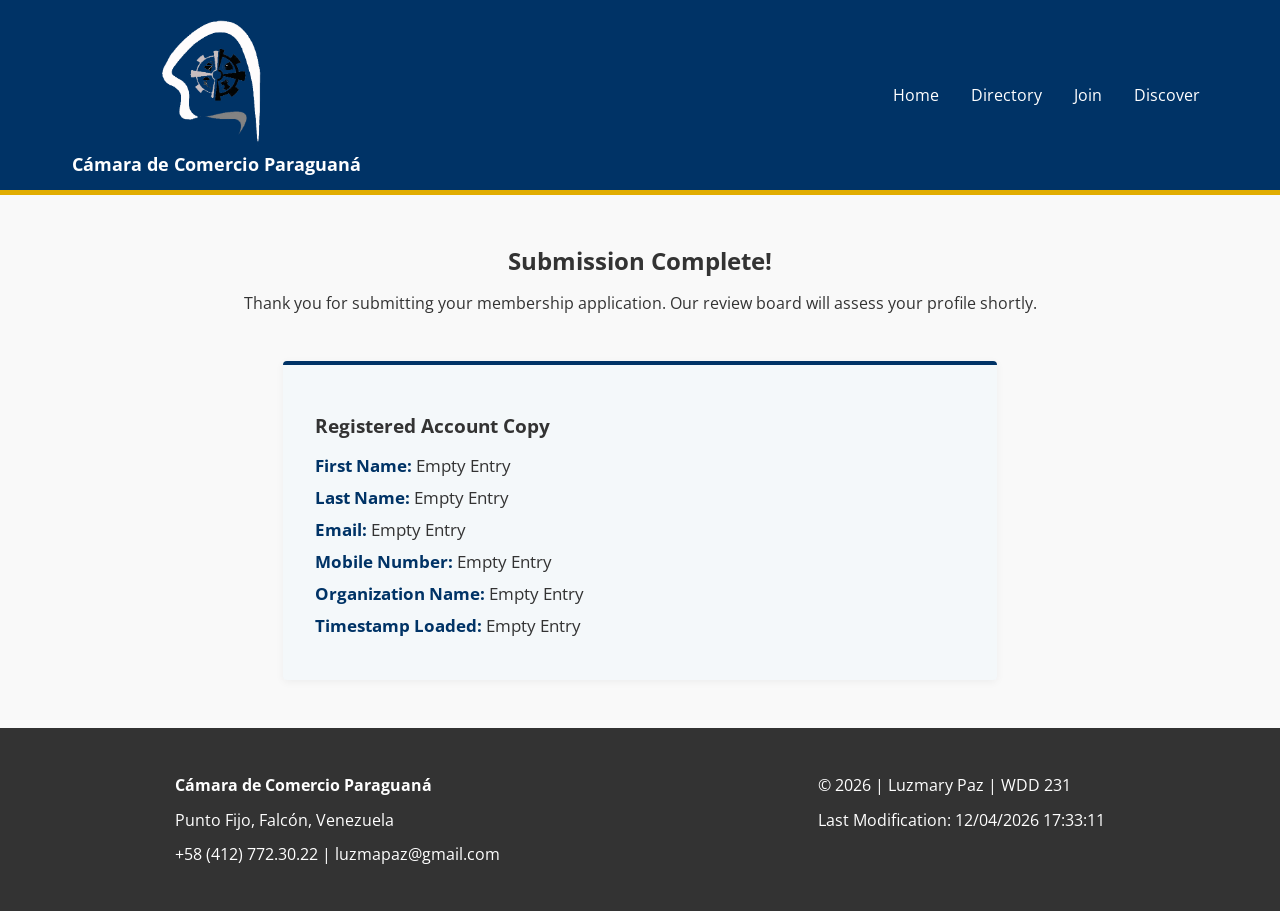
<file: chamber/thankyou.html>
<!DOCTYPE html>
<html lang="en">

<head>
    <meta charset="UTF-8">
    <meta name="viewport" content="width=device-width, initial-scale=1.0">
    <title>Application Received | Cámara de Comercio Paraguaná</title>
    <meta name="description" content="Thank you for submitting your chamber membership application.">
    <meta name="author" content="Luzmary Paz">
    <link rel="icon" href="favicon.ico">

    <link rel="preconnect" href="https://fonts.googleapis.com">
    <link rel="preconnect" href="https://fonts.gstatic.com" crossorigin>
    <link href="https://fonts.googleapis.com/css2?family=Open+Sans:wght@400;600&display=swap" rel="stylesheet">

    <link rel="stylesheet" href="styles/normalize.css">
    <link rel="stylesheet" href="styles/small.css">
    <link rel="stylesheet" href="styles/larger.css" media="(min-width: 700px)">
    <script src="scripts/thankyou.js" defer></script>
</head>

<body>

    <header>
        <div class="logo-box">
            <img src="images/chamber-logo.png" alt="Paraguaná Chamber Logo">
            <span class="site-title">Cámara de Comercio Paraguaná</span>
        </div>
        <nav>
            <button id="menu-toggle">☰</button>
            <ul id="nav-list">
                <li><a href="index.html">Home</a></li>
                <li><a href="directory.html">Directory</a></li>
                <li><a href="join.html">Join</a></li>
                <li><a href="discover.html">Discover</a></li>
            </ul>
        </nav>
    </header>

    <main>
        <div class="thankyou-header-block">
            <h2>Submission Complete!</h2>
            <p>Thank you for submitting your membership application. Our review board will assess your profile shortly.
            </p>
        </div>

        <section class="output-wrapper">
            <h3>Registered Account Copy</h3>
            <div id="resultContainer">
                <p>Processing data submission...</p>
            </div>
        </section>
    </main>

    <footer>
        <div class="footer-contact">
            <p><strong>Cámara de Comercio Paraguaná</strong></p>
            <p>Punto Fijo, Falcón, Venezuela</p>
            <p>+58 (412) 772.30.22 | luzmapaz@gmail.com</p>
        </div>
        <div class="footer-info">
            <p>&copy; <span id="year"></span> | Luzmary Paz | WDD 231</p>
            <p>Last Modification: <span id="lastModified"></span></p>
        </div>
    </footer>

</body>

</html>
</file>
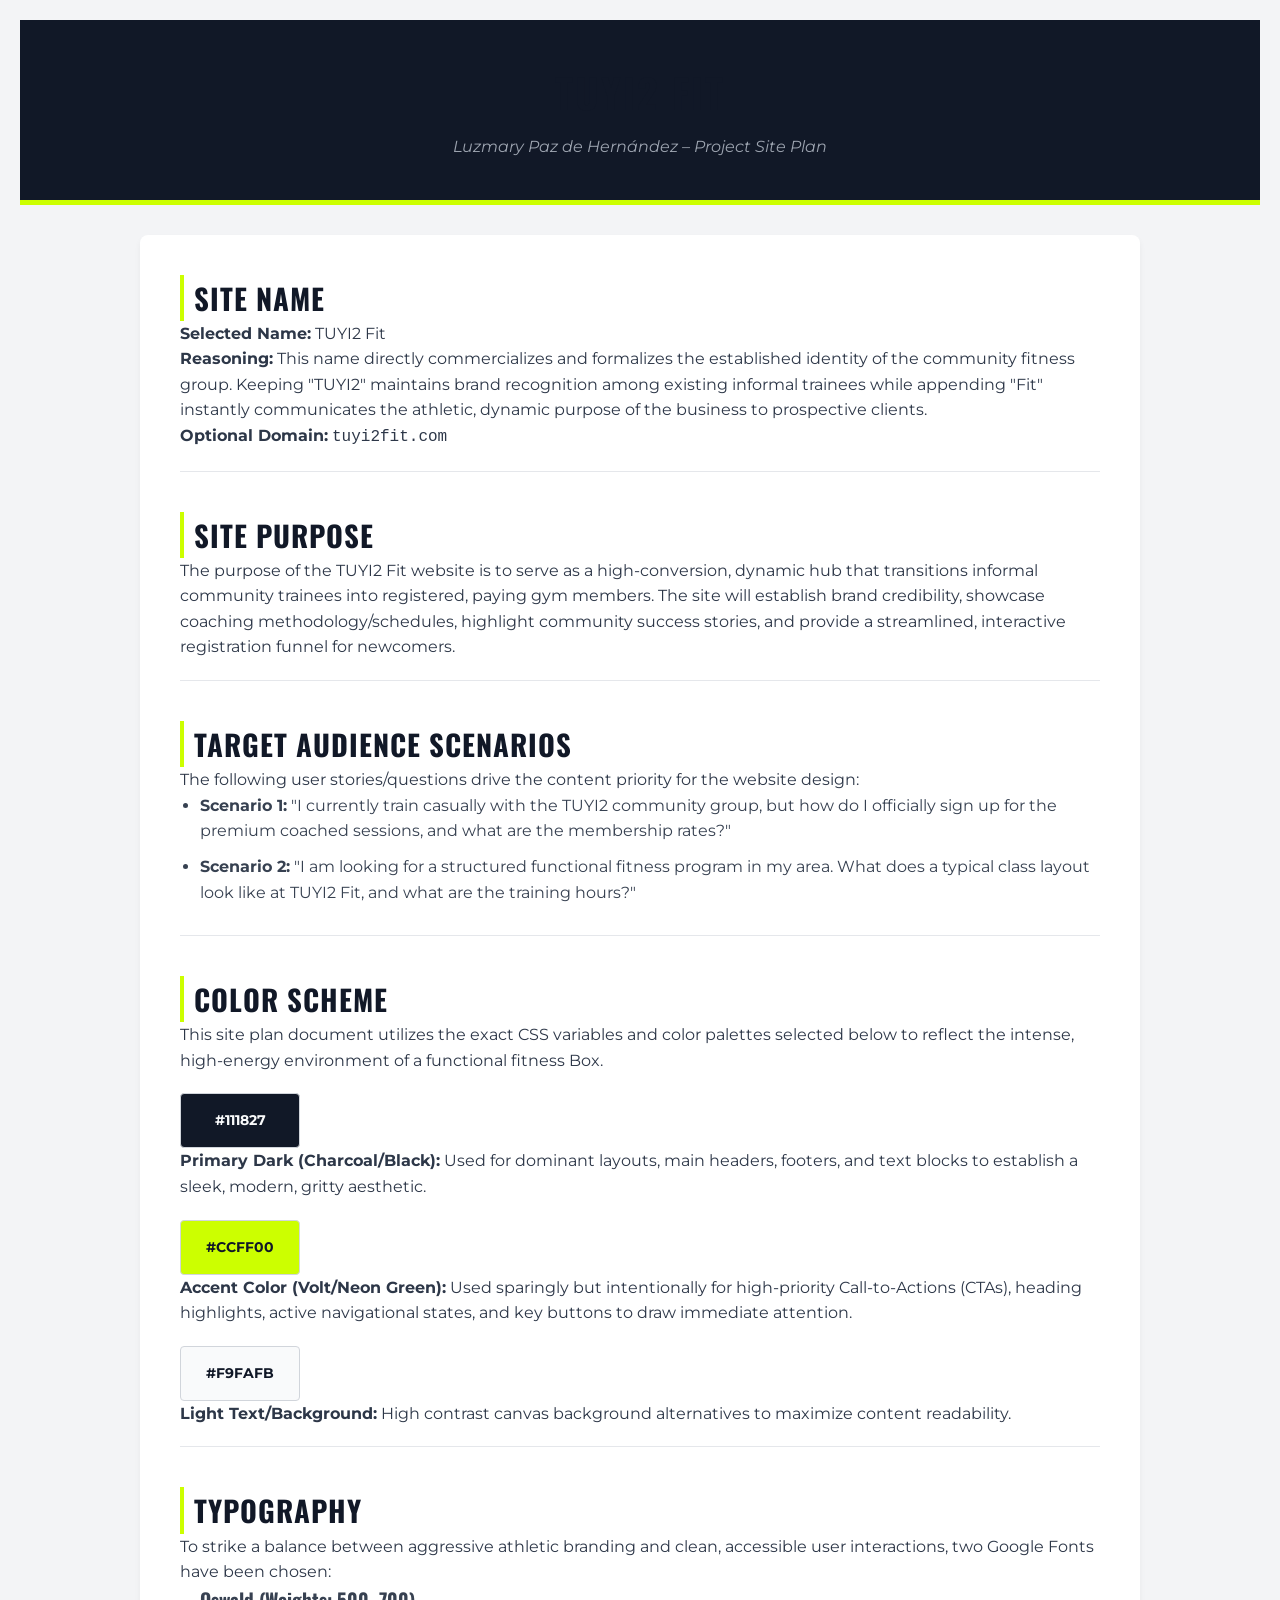
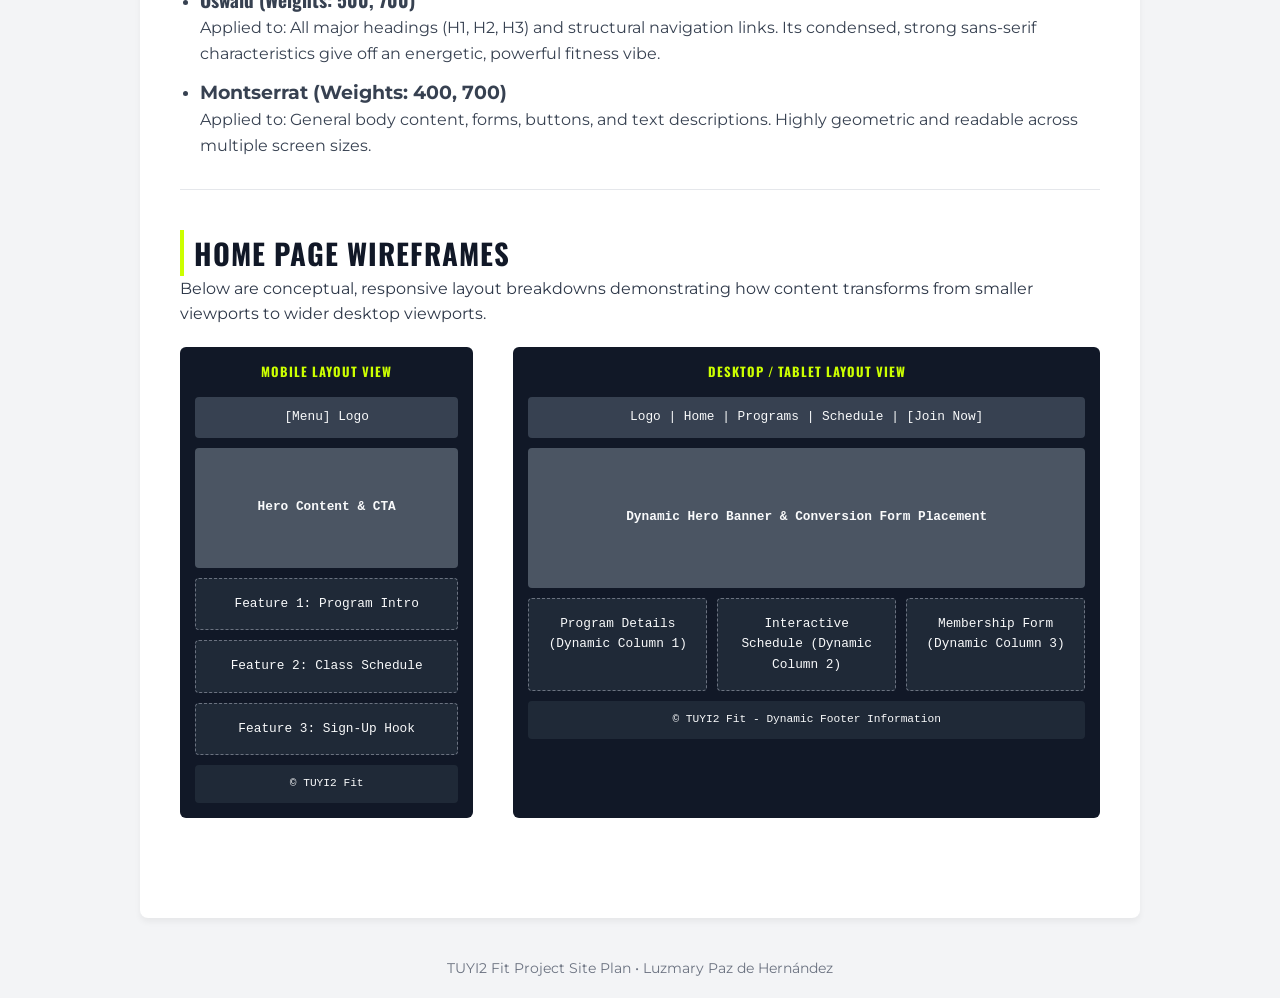
<file: finalproject/siteplan.html>
<!DOCTYPE html>
<html lang="en">

<head>
    <meta charset="UTF-8">
    <meta name="viewport" content="width=device-width, initial-scale=1.0">
    <title>TUYI2 Fit - Website Site Plan</title>

    <link rel="preconnect" href="https://fonts.googleapis.com">
    <link rel="preconnect" href="https://fonts.gstatic.com" crossorigin>
    <link
        href="https://fonts.googleapis.com/css2?family=Montserrat:wght@400;700&amp;family=Oswald:wght@500;700&amp;display=swap"
        rel="stylesheet">

    <link rel="stylesheet" href="styles/tuyi2.css">
    <link rel="stylesheet" href="styles/site-plan.css">
</head>

<body class="siteplan">

    <header>
        <h1>TUYI2 Fit</h1>
        <p>Luzmary Paz de Hernández &ndash; Project Site Plan</p>
    </header>

    <main>
        <section id="site-name">
            <h2>Site Name</h2>
            <p><strong>Selected Name:</strong> TUYI2 Fit</p>
            <p><strong>Reasoning:</strong> This name directly commercializes and formalizes the established identity of
                the community fitness group. Keeping "TUYI2" maintains brand recognition among existing informal
                trainees while appending "Fit" instantly communicates the athletic, dynamic purpose of the business to
                prospective clients.</p>
            <p><strong>Optional Domain:</strong> <code>tuyi2fit.com</code></p>
        </section>

        <section id="site-purpose">
            <h2>Site Purpose</h2>
            <p>The purpose of the TUYI2 Fit website is to serve as a high-conversion, dynamic hub that transitions
                informal community trainees into registered, paying gym members. The site will establish brand
                credibility, showcase coaching methodology/schedules, highlight community success stories, and provide a
                streamlined, interactive registration funnel for newcomers.</p>
        </section>

        <section id="scenarios">
            <h2>Target Audience Scenarios</h2>
            <p>The following user stories/questions drive the content priority for the website design:</p>
            <ul>
                <li><strong>Scenario 1:</strong> &quot;I currently train casually with the TUYI2 community group, but
                    how do
                    I officially sign up for the premium coached sessions, and what are the membership rates?&quot;</li>
                <li><strong>Scenario 2:</strong> &quot;I am looking for a structured functional fitness program in my
                    area.
                    What does a typical class layout look like at TUYI2 Fit, and what are the training hours?&quot;</li>
            </ul>
        </section>

        <section id="color-scheme">
            <h2>Color Scheme</h2>
            <p>This site plan document utilizes the exact CSS variables and color palettes selected below to reflect the
                intense, high-energy environment of a functional fitness Box.</p>

            <div class="swatch-group">
                <div class="swatch swatch-dark">#111827</div>
                <p><strong>Primary Dark (Charcoal/Black):</strong> Used for dominant layouts, main headers, footers, and
                    text blocks to establish a sleek, modern, gritty aesthetic.</p>
            </div>

            <div class="swatch-group">
                <div class="swatch swatch-accent">#CCFF00</div>
                <p><strong>Accent Color (Volt/Neon Green):</strong> Used sparingly but intentionally for high-priority
                    Call-to-Actions (CTAs), heading highlights, active navigational states, and key buttons to draw
                    immediate attention.</p>
            </div>

            <div class="swatch-group">
                <div class="swatch swatch-light">#F9FAFB</div>
                <p><strong>Light Text/Background:</strong> High contrast canvas background alternatives to maximize
                    content
                    readability.</p>
            </div>
        </section>

        <section id="typography">
            <h2>Typography</h2>
            <p>To strike a balance between aggressive athletic branding and clean, accessible user interactions, two
                Google Fonts have been chosen:</p>
            <ul>
                <li>
                    <span class="font-preview-oswald"><strong>Oswald (Weights: 500, 700)</strong></span>
                    <br>Applied to: All major headings (H1, H2, H3) and structural navigation links. Its condensed,
                    strong sans-serif characteristics give off an energetic, powerful fitness vibe.
                </li>
                <li>
                    <span class="font-preview-montserrat"><strong>Montserrat (Weights: 400, 700)</strong></span>
                    <br>Applied to: General body content, forms, buttons, and text descriptions. Highly geometric and
                    readable across multiple screen sizes.
                </li>
            </ul>
        </section>

        <section id="wireframe">
            <h2>Home Page Wireframes</h2>
            <p>Below are conceptual, responsive layout breakdowns demonstrating how content transforms from smaller
                viewports to wider desktop viewports.</p>

            <div class="wireframe-container">
                <div class="wf-window">
                    <h4>Mobile Layout View</h4>
                    <div class="wf-nav">[Menu] Logo</div>
                    <div class="wf-hero">Hero Content &amp; CTA</div>
                    <div class="wf-grid">
                        <div class="wf-box">Feature 1: Program Intro</div>
                        <div class="wf-box">Feature 2: Class Schedule</div>
                        <div class="wf-box">Feature 3: Sign-Up Hook</div>
                    </div>
                    <div class="wf-footer">&copy; TUYI2 Fit</div>
                </div>

                <div class="wf-window">
                    <h4>Desktop / Tablet Layout View</h4>
                    <div class="wf-nav">Logo | Home | Programs | Schedule | [Join Now]</div>
                    <div class="wf-hero wf-hero-desktop">Dynamic Hero Banner &amp; Conversion Form Placement</div>
                    <div class="wf-grid desktop-grid">
                        <div class="wf-box">Program Details (Dynamic Column 1)</div>
                        <div class="wf-box">Interactive Schedule (Dynamic Column 2)</div>
                        <div class="wf-box">Membership Form (Dynamic Column 3)</div>
                    </div>
                    <div class="wf-footer">&copy; TUYI2 Fit - Dynamic Footer Information</div>
                </div>
            </div>
        </section>
    </main>

    <footer class="site-plan-footer">
        <p>TUYI2 Fit Project Site Plan &bull; Luzmary Paz de Hernández</p>
    </footer>

</body>

</html>
</file>
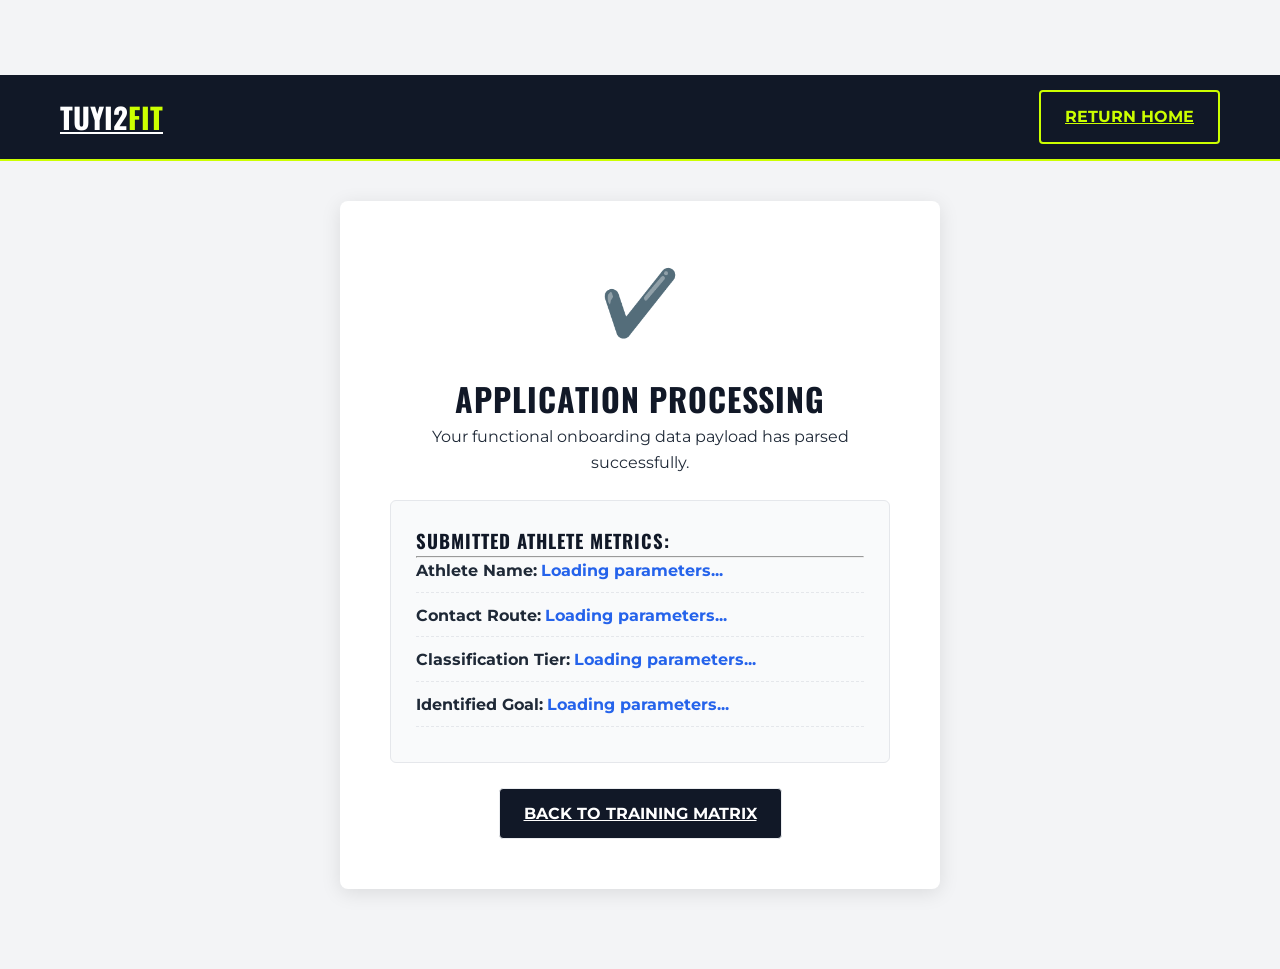
<file: finalproject/thankyou.html>
<!DOCTYPE html>
<html lang="en">

<head>
    <meta charset="UTF-8">
    <meta name="viewport" content="width=device-width, initial-scale=1.0">
    <meta name="description"
        content="Registration complete page for new community athletes joining the TUYI2 Fit functional training network.">
    <title>Registration Complete | TUYI2 Fit</title>
    <link rel="preconnect" href="https://fonts.googleapis.com">
    <link rel="preconnect" href="https://fonts.gstatic.com" crossorigin>
    <link
        href="https://fonts.googleapis.com/css2?family=Montserrat:wght@400;700&amp;family=Oswald:wght@500;700&amp;display=swap"
        rel="stylesheet">
    <link rel="stylesheet" href="styles/tuyi2.css">
</head>

<body class="bg-alt">

    <nav class="navbar static-nav">
        <div class="nav-container">
            <a href="index.html" class="logo">TUYI2<span>FIT</span></a>
            <a href="index.html" class="tuyi-button tuyibutton-accent">Return Home</a>
        </div>
    </nav>

    <main class="section-container action-success-wrap">
        <div class="success-billboard">
            <div class="success-icon">✔️</div>
            <h1>Application Processing</h1>
            <p>Your functional onboarding data payload has parsed successfully.</p>

            <!-- CRITERION 7 DISPLAY TARGET DATA FIELD OVERLAYS -->
            <div class="parameter-receipt-box">
                <h3>Submitted Athlete Metrics:</h3>
                <hr>
                <p><strong>Athlete Name:</strong> <span id="param-name" class="fallback-txt">Loading
                        parameters...</span></p>
                <p><strong>Contact Route:</strong> <span id="param-email" class="fallback-txt">Loading
                        parameters...</span></p>
                <p><strong>Classification Tier:</strong> <span id="param-level" class="fallback-txt">Loading
                        parameters...</span></p>
                <p><strong>Identified Goal:</strong> <span id="param-goal" class="fallback-txt">Loading
                        parameters...</span></p>
            </div>
            <a href="index.html" class="tuyi-button tuyibutton-secondary">Back to Training Matrix</a>
        </div>
    </main>

    <script type="module" src="scripts/main.js"></script>
</body>

</html>
</file>
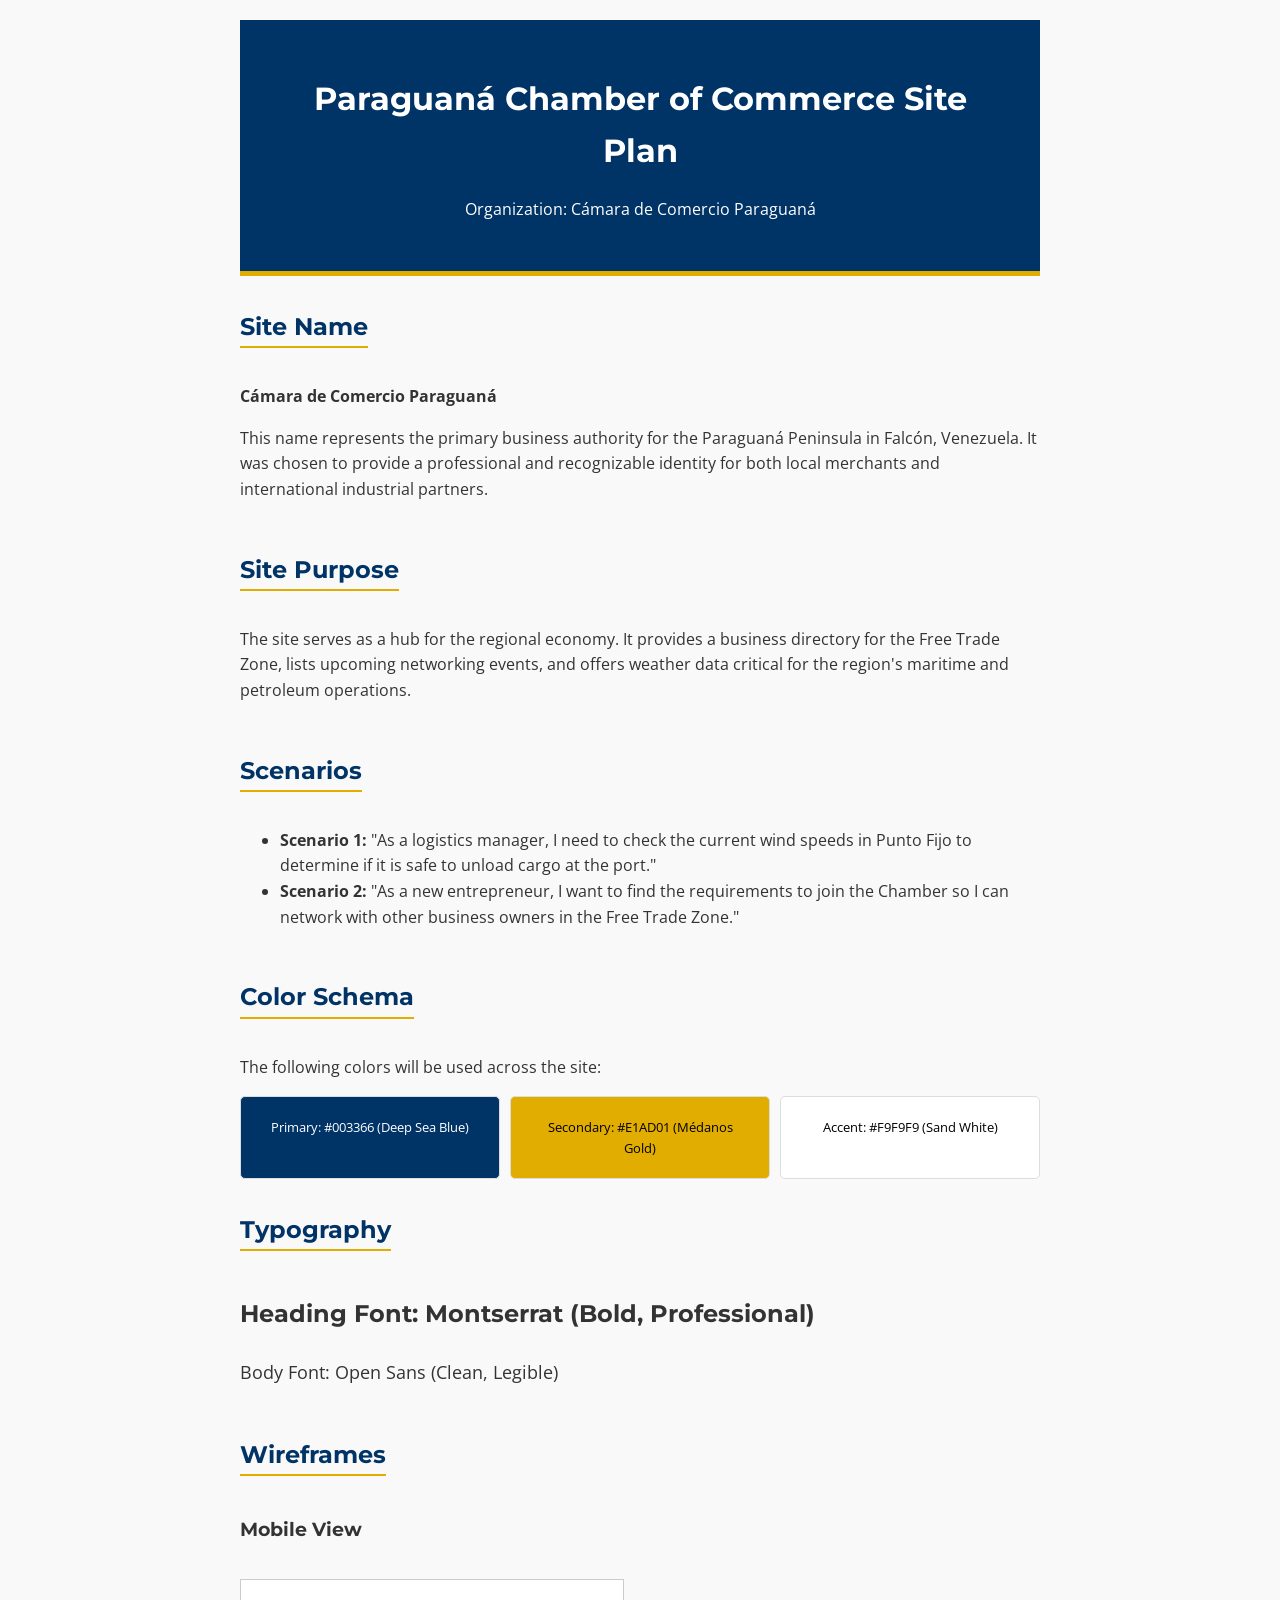
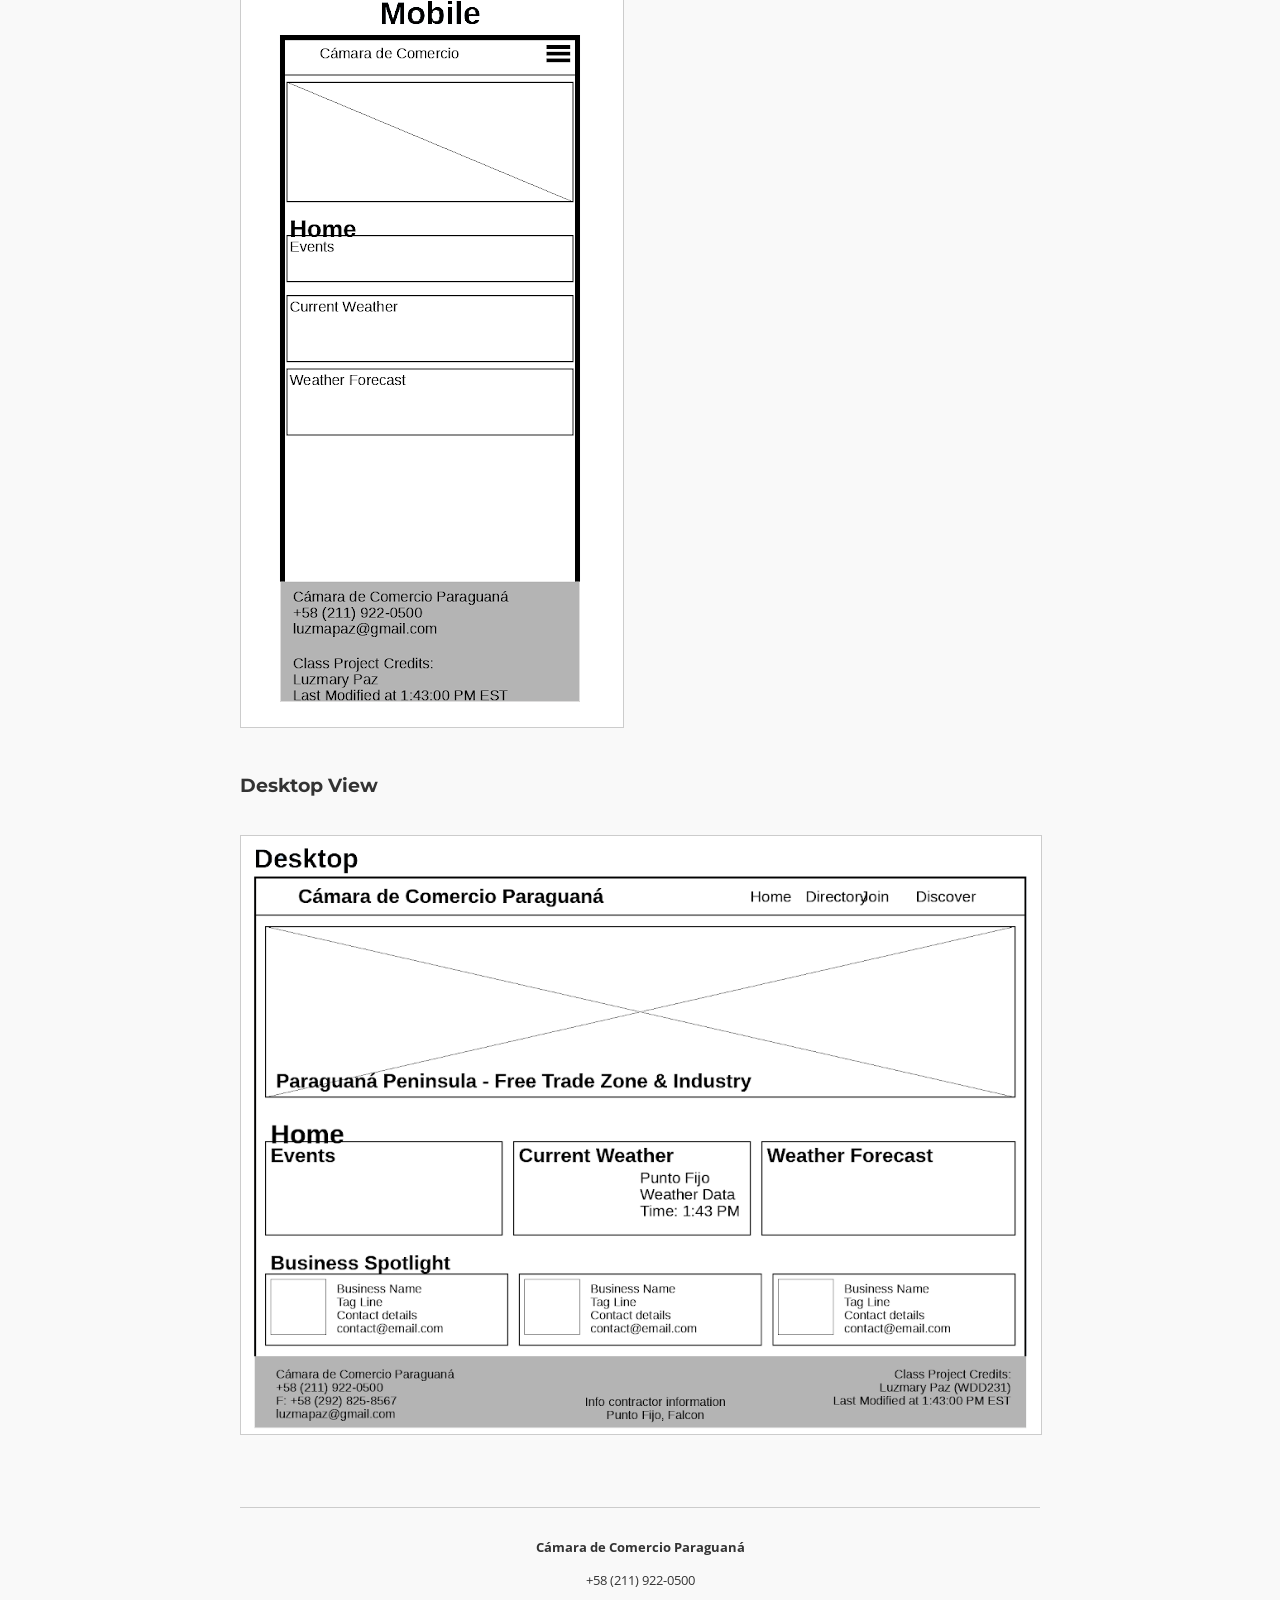
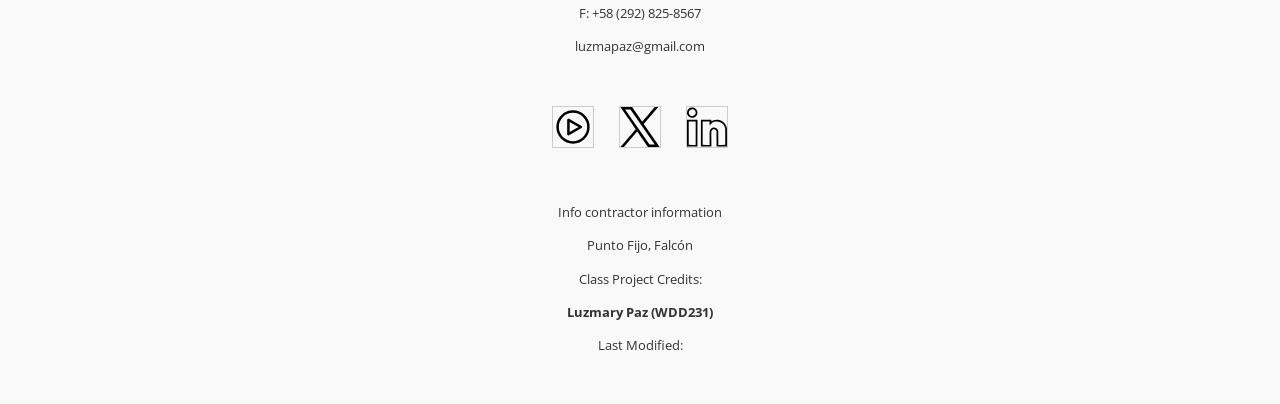
<file: project/siteplan.html>
<!DOCTYPE html>
<html lang="en">

<head>
    <meta charset="UTF-8">
    <meta name="viewport" content="width=device-width, initial-scale=1.0">
    <title>Site Plan | Paraguaná Chamber of Commerce</title>

    <meta name="author" content="Luzmary Paz">
    <meta name="description"
        content="Site planning document for the Paraguaná Chamber of Commerce website project for WDD231.">

    <link rel="preconnect" href="https://fonts.googleapis.com">
    <link rel="preconnect" href="https://fonts.gstatic.com" crossorigin>
    <link href="https://fonts.googleapis.com/css2?family=Montserrat:wght@700&family=Open+Sans:wght@400;600&display=swap"
        rel="stylesheet">

    <link rel="stylesheet" href="styles/siteplan.css">
</head>

<body>
    <header>
        <h1>Paraguaná Chamber of Commerce Site Plan</h1>
        <p>Organization: Cámara de Comercio Paraguaná</p>
    </header>

    <main>
        <section id="site-name">
            <h2>Site Name</h2>
            <p><strong>Cámara de Comercio Paraguaná</strong></p>
            <p>This name represents the primary business authority for the Paraguaná Peninsula in Falcón, Venezuela. It
                was chosen to provide a professional and recognizable identity for both local merchants and
                international industrial partners.</p>
        </section>

        <section id="site-purpose">
            <h2>Site Purpose</h2>
            <p>The site serves as a hub for the regional economy. It provides a business directory for the Free Trade
                Zone, lists upcoming networking events, and offers weather data critical for the region's maritime and
                petroleum operations.</p>
        </section>

        <section id="scenarios">
            <h2>Scenarios</h2>
            <ul>
                <li><strong>Scenario 1:</strong> "As a logistics manager, I need to check the current wind speeds in
                    Punto Fijo to determine if it is safe to unload cargo at the port."</li>
                <li><strong>Scenario 2:</strong> "As a new entrepreneur, I want to find the requirements to join the
                    Chamber so I can network with other business owners in the Free Trade Zone."</li>
            </ul>
        </section>

        <section id="color-schema">
            <h2>Color Schema</h2>
            <p>The following colors will be used across the site:</p>
            <div class="color-swatch-container">
                <div class="swatch" id="primary-swatch">Primary: #003366 (Deep Sea Blue)</div>
                <div class="swatch" id="secondary-swatch">Secondary: #E1AD01 (Médanos Gold)</div>
                <div class="swatch" id="accent-swatch">Accent: #F9F9F9 (Sand White)</div>
            </div>
        </section>

        <section id="typography">
            <h2>Typography</h2>
            <p class="h-font">Heading Font: Montserrat (Bold, Professional)</p>
            <p class="b-font">Body Font: Open Sans (Clean, Legible)</p>
        </section>

        <section id="wireframes">
            <h2>Wireframes</h2>
            <h3>Mobile View</h3>
            <img src="images/mobile_wireframe.png" alt="Mobile layout diagram">
            <h3>Desktop View</h3>
            <img src="images/desktop_view.png" alt="Desktop layout diagram">
        </section>
    </main>

    <footer>
        <div class="footer-contact">
            <p><strong>Cámara de Comercio Paraguaná</strong></p>
            <p>+58 (211) 922-0500</p>
            <p>F: +58 (292) 825-8567</p>
            <p>luzmapaz@gmail.com</p>
        </div>

        <div class="footer-social">
            <div class="social-icons">
                <a href="#"><img src="images/youtube-icon.svg" alt="YouTube"></a>
                <a href="#"><img src="images/x_1.svg" alt="X (Twitter)"></a>
                <a href="#"><img src="images/linkedin_1.svg" alt="LinkedIn"></a>
            </div>
            <p>Info contractor information</p>
            <p>Punto Fijo, Falcón</p>
        </div>

        <div class="footer-credits">
            <p>Class Project Credits:</p>
            <p><strong>Luzmary Paz (WDD231)</strong></p>
            <p>Last Modified: <span id="lastModified"></span></p>
        </div>
    </footer>
</body>

</html>
</file>
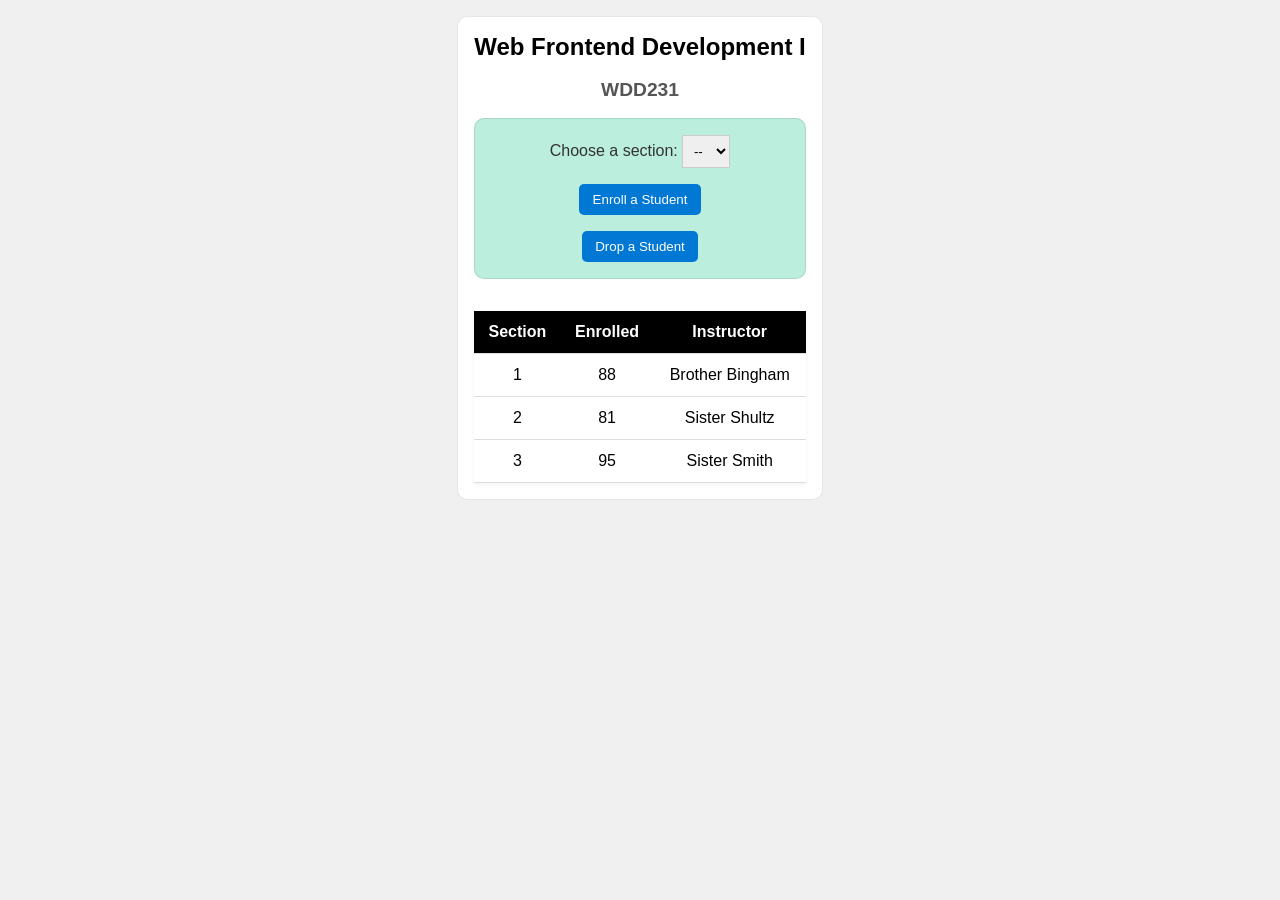
<file: week3/modules.html>
<html lang="en">

<head>
    <meta charset="UTF-8">
    <meta name="viewport" content="width=device-width, initial-scale=1.0">
    <title>Modules Example: Course and Sections</title>
    <link rel="stylesheet" href="styles/modules.css">
    <script type="module" src="scripts/modules.mjs"></script>
</head>

<body>
    <main>
        <h1 id="courseName">Web Frontend Development I</h1>
        <h2 id="courseCode">WDD231</h2>

        <div id="enrollment">
            <label for="sectionNumber">Choose a section:</label>
            <select id="sectionNumber">
                <option value="0" disabled selected>--</option>
            </select>
            <button id="enrollStudent">Enroll a Student</button>
            <button id="dropStudent">Drop a Student</button>
        </div>

        <table>
            <thead>
                <tr>
                    <th>Section</th>
                    <th>Enrolled</th>
                    <th>Instructor</th>
                </tr>
            </thead>
            <tbody id="sections">
            </tbody>
        </table>
    </main>


</body>

</html>
</file>
<file: styles/small.css>
/* RESET & BASE */
* {
    box-sizing: border-box;
}

body {
    font-family: 'Roboto', sans-serif;
    margin: 0;
    text-align: center;
}

/* Skip link: visible when focused for keyboard users */
.skip-link {
    position: absolute;
    left: -999px;
    top: auto;
    width: 1px;
    height: 1px;
    overflow: hidden;
}

.skip-link:focus {
    position: static;
    left: 0;
    width: auto;
    height: auto;
    padding: 8px 16px;
    background: #29576b;
    color: white;
    z-index: 1000;
}

/* HEADER */
header {
    display: flex;
    justify-content: space-between;
    align-items: center;
    padding: 10px 20px;
    border-bottom: 1px solid #333;
    background-color: #fff;
}

/* 1. Logo Size and Alignment */
header img {
    height: 50px;
    width: auto;
    margin-right: 10px;

}

/* 2. Name styling */
header span {
    font-size: 1.2rem;
    font-weight: bold;
    color: #333;

}

#menu {
    margin-left: auto;
    font-size: 2rem;
    background: none;
    border: none;
    cursor: pointer;
    padding: 5px 10px;
}

/* --- Hamburger Icon Content --- */
#menu::before {
    content: "☰";
    /* Default hamburger icon */
}

#menu.open::before {
    content: "X";
    /* Switches to X when the 'open' class is toggled by JS */
}

/* NAVIGATION */
nav {
    background-color: #29576b;
}

.navigation {
    list-style: none;
    padding: 0;
    margin: 0;
    display: none;

}

.navigation.open {
    display: block;
}

.navigation li a {
    display: block;
    color: white;
    padding: 15px;
    text-decoration: none;
    border-bottom: 1px solid #111;
}

.photo-placeholder {
    display: flex;
    justify-content: center;
    align-items: center;
    padding: 20px;
}

.photo-placeholder img {
    max-width: 100%;
    height: auto;

}

/* CARDS */
.card {
    margin: 20px 10px;
    background-color: #d9d9d9;
    border: 1px solid #333;
}

.card h2 {
    background-color: #29576b;
    color: white;
    margin: 0;
    padding: 10px;
    font-size: 1.1rem;
}

.card p,
.card .photo-placeholder {
    padding: 20px;
    font-size: 0.9rem;
    line-height: 1.4;
    text-align: left;

}

/* COURSES */
.course-card {
    background-color: #fbfbfb;
    border: 1px solid #777;
    margin: 5px 15px;
    padding: 10px;
    font-weight: bold;
    color: #000;
    border-radius: 5px;
    text-align: center;
    transition: background-color 0.3s ease;
}

/* --- Course List Styling (Injected by JS) --- */

#course-list {
    display: flex;
    flex-direction: column;
    gap: 10px;
    padding: 15px;
}


/* Styles applied when the JS detects course.completed is true */
.course-card.completed {
    background-color: #29576b;
    color: #fff;
    border-color: #000;
}

.credit-total {
    font-weight: bold;
    padding: 10px;
    background-color: #f0f0f0;
    margin: 0;
    border-top: 1px solid #333;
}

/* ==========================================================================
   COURSE HOME PAGE - MODAL DIALOG STYLES
   ========================================================================== */

/* The Modal Container Window Box */
dialog {
    border: 1px solid rgba(255, 255, 255, 0.65);
    border-radius: 1rem;
    padding: 2rem 1.5rem;
    background: rgba(255, 255, 255, 0.95);
    box-shadow: 0 22px 60px rgba(0, 0, 0, 0.18);
    width: min(90%, 520px);
    max-width: 520px;
    position: relative;
    animation: fadeIn 0.22s ease-out;
    color: #1a1a1a;
    overflow: hidden;
    backdrop-filter: blur(10px);
}

/* Semi-transparent Dimming Background Overlay Backdrop */
dialog::backdrop {
    background-color: rgba(15, 23, 42, 0.6);
    backdrop-filter: blur(3px);
}

/* Modal Content Typography Design */
dialog h2 {
    color: #0f4c75;
    margin-top: 0;
    margin-right: 3rem;
    font-size: 1.6rem;
}

dialog h3 {
    color: #444;
    font-size: 1.1rem;
    margin-bottom: 1rem;
}

dialog p {
    line-height: 1.7;
    margin: 0.75rem 0;
    color: #333;
}

/* Absolute Positioned Close Button Style Layout */
#closeModal {
    position: absolute;
    top: 1rem;
    right: 1rem;
    width: 2.4rem;
    height: 2.4rem;
    display: grid;
    place-items: center;
    background-color: rgba(15, 23, 42, 0.08);
    border: 1px solid rgba(15, 23, 42, 0.12);
    color: #0f4c75;
    font-size: 1.25rem;
    cursor: pointer;
    border-radius: 50%;
    transition: background 0.2s ease, transform 0.2s ease, border-color 0.2s ease;
}

#closeModal:hover {
    background-color: rgba(15, 23, 42, 0.14);
    transform: scale(1.05);
    border-color: rgba(15, 23, 42, 0.2);
}

/* Simple CSS Fade-In Entry Animation */
@keyframes fadeIn {
    from {
        opacity: 0;
        transform: scale(0.95);
    }

    to {
        opacity: 1;
        transform: scale(1);
    }
}


/* SOCIAL ICONS */
.social-icons {
    display: flex;
    justify-content: center;
    gap: 25px;
    /* Space between the icons */
    padding: 20px;
}

.social-icons img {
    width: 40px;
    height: auto;

    transition: transform 0.2s ease;
    /* smooth feel on hover */
}

.social-icons img:hover {
    transform: scale(1.1);
    /* Slightly grows the icon when hovered */
    filter: brightness(1.2);
}

/* FOOTER */
footer {
    padding: 20px 0;
}

.footer-info {
    background-color: #e0e0e0;
    padding: 10px;
    font-size: 0.85rem;
}
</file>
<file: styles/larger.css>
@media (min-width: 640px) {

    /* Hide the hamburger button since we have room for the full menu */
    #menu {
        display: none;
    }

    /* Force the navigation list to show and sit side-by-side */
    .navigation {
        display: flex;
        /* This makes them go horizontal */
        list-style: none;
        margin: 0;
        padding: 0;
        background-color: #29576b;
    }

    .navigation li {
        flex: 1;
        /* Gives each link equal width */
        text-align: center;
    }

    .navigation li a {
        display: block;
        padding: 15px 20px;
        color: white;
        text-decoration: none;
    }

    /* Wayfinding: The 'active' page looks like your screenshot (grayer background) */
    .navigation li a.active {
        background-color: #29576b;
        color: #fff;
    }

    /* Hover effect to prevent "twitching" */
    .navigation li a:hover {
        background-color: #7f7e7e;
    }
}
</file>
<file: chamber/styles/small.css>
/* --- Variables & Base --- */
:root {
    --primary: #003366;
    /* Caribbean Blue */
    --secondary: #E1AD01;
    /* Médanos Gold */
    --bg-color: #F9F9F9;
    --card-bg: #ffffff;
    --text-color: #333;
}

body {
    font-family: 'Open Sans', sans-serif;
    background-color: var(--bg-color);
    color: var(--text-color);
    margin: 0;
}

/* --- Header & Nav --- */
header {
    background-color: var(--primary);
    color: white;
    padding: 1rem;
    text-align: center;
    border-bottom: 5px solid var(--secondary);
}

h1 {
    font-size: medium;
    text-align: center;
}

header img {
    width: 120px;
    height: auto;
}

.site-title {
    display: block;
    font-size: 1.2rem;
    font-weight: 600;
    color: inherit;
    margin-top: 0.25rem;
}

#menu-toggle {
    font-size: 1.5rem;
    background: none;
    border: 1px solid white;
    color: white;
    padding: 0.5rem;
    cursor: pointer;
}

#nav-list {
    list-style: none;
    padding: 0;
    display: none;
    /* Mobile menu hidden by default */
}

#nav-list.open {
    display: block;
    background-color: var(--primary);
}

#nav-list li a {
    color: #ffffff;
    text-decoration: none;
    display: block;
    padding: 1rem;
    border-bottom: 1px solid rgba(255, 255, 255, 0.1);
}

/* Wayfinding state for the active menu page link */
#nav-list li a.active {
    background-color: var(--secondary);
    /* Beautiful Médanos Gold highlight */
    color: #000;
    /* Dark text for clean contrast against the gold */
    font-weight: bold;
}

/* --- Directory Controls (Directory Page Specific) --- */
.directory-controls {
    text-align: center;
    padding: 1.5rem;
    background: #eee;
}

.directory-controls button {
    background-color: var(--card-bg);
    color: var(--text-color);
    border: 1px solid #ccc;
    padding: 0.6rem 1.2rem;
    cursor: pointer;
    transition: all 0.2s ease-in-out;
}

.directory-controls button.active-view {
    background-color: var(--primary);
    /* Caribbean Blue background */
    color: var(--card-bg);
    /* White text for crisp contrast */
    border-color: var(--primary);
    font-weight: bold;
}

/* --- Member Display (Directory Page Specific) --- */
#member-container {
    padding: 1rem;
}

/* Default Card Style (Grid View on Mobile) */
.grid section {
    background: var(--card-bg);
    border: 1px solid #ddd;
    padding: 1rem;
    margin-bottom: 1rem;
    text-align: center;
    min-height: 240px;
    box-shadow: 0 2px 5px rgba(0, 0, 0, 0.1);
}

.grid section img {
    width: 150px;
    max-width: 100%;
    height: auto;
    margin-bottom: 1rem;
    display: block;
    margin-left: auto;
    margin-right: auto;
}

/* List View Style */
.list section {
    display: flex;
    flex-direction: column;
    padding: 0.75rem;
    border-bottom: 1px solid #ccc;
    background: white;
}

.list section:nth-child(even) {
    background: #f0f0f0;
}

.list section img {
    display: none;
}

/* --- Global Footer --- */
footer {
    background-color: #333;
    color: white;
    text-align: center;
    padding: 2rem 1rem;
    margin-top: 2rem;
}


/* ==========================================================================
   HOME PAGE (INDEX.HTML) SPECIFIC LAYOUT STYLES
   ========================================================================== */

/* Stack home components vertically on mobile layout viewports */
.home-grid {
    display: flex;
    flex-direction: column;
    gap: 1.5rem;
    padding: 1rem;
}

/* --- Hero Layout & Call to Action Overlay --- */
.hero-box {
    position: relative;
    text-align: center;
    background-color: #000;
    /* Backdrop to handle image clipping */
    border-radius: 8px;
    overflow: hidden;
}

#hero-img {
    width: 100%;
    height: auto;
    object-fit: cover;
    display: block;
    opacity: 0.85;
    /* Dims the banner slightly so text pops */
}

.cta-overlay {
    padding: 1.5rem;
    background-color: rgba(0, 51, 102, 0.9);
    /* Semi-translucent primary blue */
    color: white;
}

.cta-overlay h2 {
    margin-top: 0;
    color: var(--secondary);
    /* Accent gold emphasis */
}

.cta-btn {
    display: inline-block;
    background-color: var(--secondary);
    color: #000;
    padding: 0.8rem 1.5rem;
    text-decoration: none;
    font-weight: bold;
    border-radius: 5px;
    margin-top: 1rem;
    box-shadow: 0 2px 5px rgba(0, 0, 0, 0.2);
    transition: transform 0.2s ease-in-out;
}

.cta-btn:hover {
    transform: scale(1.03);
}

/* --- Weather, Events, & Spotlight Standard Cards --- */
.events-card,
.weather-card,
.spotlights-container {
    background: var(--card-bg);
    border: 1px solid #ddd;
    border-radius: 8px;
    padding: 1.5rem;
    box-shadow: 0 2px 5px rgba(0, 0, 0, 0.05);
}

.events-card h2,
.weather-card h2,
.spotlights-container h2 {
    margin-top: 0;
    border-bottom: 2px solid var(--secondary);
    padding-bottom: 0.5rem;
    color: var(--primary);
}

.weather-info {
    display: flex;
    align-items: center;
    gap: 1rem;
    font-size: 1.1rem;
}

.forecast-day {
    display: flex;
    justify-content: space-between;
    padding: 0.4rem 0;
    border-bottom: 1px dashed #eee;
}

/* --- Randomized Member Spotlight Advertising Cards --- */
.spotlight-card {
    background: #fff;
    border: 1px solid #e0e0e0;
    border-radius: 6px;
    padding: 1.2rem;
    text-align: center;
    margin-bottom: 1rem;
    position: relative;
}

.spotlight-card img {
    max-width: 120px;
    height: auto;
    margin-bottom: 1rem;
}

.spotlight-card hr {
    border: 0;
    border-top: 1px solid #eee;
    margin: 1rem 0;
}

.member-site-link {
    color: var(--primary);
    font-weight: 600;
}

.badge {
    display: inline-block;
    font-size: 0.8rem;
    padding: 0.25rem 0.6rem;
    border-radius: 4px;
    font-weight: bold;
    margin-top: 0.5rem;
}

.level-gold .badge {
    background-color: var(--secondary);
    color: #000;
    border: none;
}

.level-silver .badge {
    background-color: #e9e9ea;
    color: #333;
    border: 1px solid #cfcfcf;
}

/* ==========================================================================
   Join Page & Form Layout (Mobile First)
   ========================================================================== */

.join-main-layout {
    display: flex;
    flex-direction: column;
    gap: 2.5rem;
    padding: 1.5rem;
    max-width: 1200px;
    margin: 0 auto;
}

label {
    display: block;
    margin-bottom: 1.2rem;
    font-weight: 600;
}

input,
select,
textarea {
    display: block;
    width: 100%;
    padding: 0.65rem;
    margin-top: 0.35rem;
    border: 1px solid #767676;
    border-radius: 4px;
    font-size: 1rem;
}

button[type="submit"] {
    background-color: #003366;
    color: white;
    padding: 0.75rem 1.5rem;
    border: none;
    border-radius: 4px;
    font-size: 1.1rem;
    cursor: pointer;
}

/* Membership Card Designs */
.membership-card {
    border: 1px solid #ddd;
    padding: 1.5rem;
    margin-bottom: 1rem;
    border-radius: 6px;
    background-color: #fcfcfc;
    text-align: center;
    box-shadow: 0 2px 4px rgba(0, 0, 0, 0.05);
}

/* INITIAL ENTRANCE LOAD ANIMATION */
@keyframes fadeInUpFade {
    from {
        opacity: 0;
        transform: translateY(20px);
    }

    to {
        opacity: 1;
        transform: translateY(0);
    }
}

.intro-animation {
    opacity: 0;
    animation: fadeInUpFade 0.6s cubic-bezier(0.16, 1, 0.3, 1) forwards;
}

/* Staggered load delays are applied within each membership card rule below */

/* Accessible Dialog Styling */
dialog {
    border: none;
    border-radius: 8px;
    padding: 2rem;
    max-width: 500px;
    box-shadow: 0 4px 12px rgba(0, 0, 0, 0.15);
}

dialog::backdrop {
    background-color: rgba(0, 0, 0, 0.55);
}

/* ==========================================================================
   Thank You Page Target Styles
   ========================================================================== */
.thankyou-header-block {
    text-align: center;
    padding: 2rem 1rem 0 1rem;
}

.output-wrapper {
    background-color: #f4f8fa;
    border-top: 4px solid #003366;
    padding: 2rem;
    margin: 3rem auto;
    max-width: 650px;
    border-radius: 4px;
    box-shadow: 0 2px 8px rgba(0, 0, 0, 0.05);
}

.data-row {
    margin: 0.8rem 0;
    font-size: 1.05rem;
}

.data-label {
    font-weight: bold;
    color: #003366;
}

/* --- Membership Card Tier Variations --- */

/* 1. Non-Profit */
#card-np {
    border-left: 5px solid #767676;
    animation-delay: 0.15s;

}

/* 2. Bronze */
#card-bronze {
    border-left: 5px solid #cd7f32;
    background-color: #fdfaf7;
    animation-delay: 0.3s;

}

/* 3. Silver */
#card-silver {
    border-left: 5px solid #b0c4de;
    background-color: #f7f9fa;
    animation-delay: 0.45s;

}

/* 4. Gold (Premium Accent matching Médanos Gold) */
#card-gold {
    border: 2px solid var(--secondary);
    border-left: 6px solid var(--secondary);
    background-color: #fffdf3;
    box-shadow: 0 4px 10px rgba(225, 173, 1, 0.15);
    animation-delay: 0.60s;
}

/* Make the Gold title pop even more */
#card-gold h3 {
    color: #856401;
    font-weight: bold;
}

/* ==========================================================================
   CHAMBER DISCOVER PAGE ADDITIONS
   ========================================================================== */

.visitor-box {
    background-color: #f0f4f8;
    color: #0b1a29;
    padding: 1rem;
    text-align: center;
    font-weight: 600;
    border-radius: 6px;
    margin: 1.5rem auto;
    max-width: 90%;
    border-left: 5px solid #0284c7;
    box-shadow: 0 2px 4px rgba(0, 0, 0, 0.05);
}

.discover-welcome {
    text-align: center;
    padding: 1rem;
}

/* Base grid setup for mobile */
.gallery-wrapper {
    display: grid;
    gap: 1.5rem;
    padding: 1rem;
    grid-template-columns: 1fr;
    grid-template-areas:
        "area1"
        "area2"
        "area3"
        "area4"
        "area5"
        "area6"
        "area7"
        "area8";
}

/* Card layout wrapper */
.card {
    background: #ffffff;
    border: 1px solid #e4e7eb;
    border-radius: 8px;
    padding: 1.2rem;
    box-shadow: 0 4px 6px rgba(0, 0, 0, 0.05);
    display: flex;
    flex-direction: column;
    overflow: hidden;
}

.card h2 {
    font-size: 1.25rem;
    margin-top: 0;
    color: #102a43;
}

.card figure {
    margin: 0 0 1rem 0;
    overflow: hidden;
    border-radius: 4px;
}

.card img {
    width: 100%;
    height: 200px;
    max-width: 300px;
    display: block;
    margin: 0 auto;
    object-fit: fill;
    transform: scale(1.15);
}

.card address {
    font-style: normal;
    font-weight: 600;
    color: #334e68;
    margin-bottom: 0.5rem;
    font-size: 0.9rem;
}

.card p {
    font-size: 0.95rem;
    line-height: 1.5;
    color: #334e68;
    margin-bottom: 1.5rem;
}

.btn-learn {
    background-color: #014265;
    color: #ffffff;
    border: none;
    padding: 0.65rem 1rem;
    border-radius: 4px;
    font-weight: 700;
    cursor: pointer;
    margin-top: auto;
    transition: background-color 0.2s ease;
}

/* Grid Area Bindings */
.card-1 {
    grid-area: area1;
}

.card-2 {
    grid-area: area2;
}

.card-3 {
    grid-area: area3;
}

.card-4 {
    grid-area: area4;
}

.card-5 {
    grid-area: area5;
}

.card-6 {
    grid-area: area6;
}

.card-7 {
    grid-area: area7;
}

.card-8 {
    grid-area: area8;
}

.btn-learn:hover {
    background-color: #0369a1;
    /* A slightly darker blue */
    box-shadow: 0 2px 4px rgba(0, 0, 0, 0.1);
}
</file>
<file: chamber/styles/larger.css>
/* Desktop / large screens */
@media (min-width: 700px) {

    header {
        display: flex;
        justify-content: space-between;
        align-items: center;
        padding: 1rem 5%;
    }

    .site-title {
        font-size: 1.1rem;
        font-weight: 700;
        color: inherit;
        margin-left: 0.5rem;
    }

    #menu-toggle {
        display: none;
    }

    /* Force navigation to show horizontally and override mobile layout */
    #nav-list {
        display: flex !important;
        flex-direction: row;
        justify-content: center;
    }

    #nav-list li a {
        border: none;
    }

    #nav-list li a.active {
        background: none;
        color: var(--secondary);
        border-bottom: 2px solid var(--secondary);
    }

    #nav-list li a:hover {
        color: var(--secondary);
    }

    /* --- Directory Page Grid View Layout --- */
    .grid {
        display: grid;
        grid-template-columns: repeat(auto-fit, minmax(300px, 1fr));
        gap: 20px;
    }

    /* --- Directory Page List View Layout --- */
    .list section {
        flex-direction: row;
        /* Row layout for desktop list */
        justify-content: space-between;
        align-items: center;
    }

    .list h3 {
        width: 25%;
        margin: 0;
    }

    .list p {
        margin: 0;
    }

    /* --- Global Footer Desktop Layout --- */
    footer {
        display: flex;
        justify-content: space-around;
        text-align: left;
    }


    /* ==========================================================================
       HOME PAGE (INDEX.HTML) DESKTOP DASHBOARD GRID
       ========================================================================== */

    /* Transform main content into a cohesive 2-column dashboard layout */
    .home-grid {
        display: grid;
        grid-template-columns: 2fr 1fr;
        /* Left side takes 2/3 width, right side takes 1/3 */
        gap: 2rem;
        max-width: 1200px;
        margin: 0 auto;
        /* Center alignment on ultra-wide monitors */
    }

    /* Make the hero banner block span completely across both columns */
    .hero-box {
        grid-column: 1 / 3;
        display: flex;
        align-items: stretch;
    }

    /* Split layout inside the hero banner box for desktop sleekness */
    #hero-img {
        width: 60%;
        height: 350px;
        object-fit: cover;
    }

    .cta-overlay {
        width: 40%;
        display: flex;
        flex-direction: column;
        justify-content: center;
        align-items: flex-start;
        text-align: left;
        padding: 2rem;
    }

    /* Column placement for current events and weather side-by-side */
    .events-card {
        grid-column: 1 / 2;
        /* Left Column */
    }

    .weather-card {
        grid-column: 2 / 3;
        /* Right Column */
    }

    /* Member spotlights stretch across the bottom row */
    .spotlights-container {
        grid-column: 1 / 3;
    }

    /* Make the randomized cards display side-by-side seamlessly */
    #spotlight-cards {
        display: grid;
        grid-template-columns: repeat(auto-fit, minmax(300px, 1fr));
        gap: 1.5rem;
    }
}

/* ==========================================================================
    Desktop / Tablet Split Layout 700px width
    ========================================================================== */

@media (min-width: 700px) {

    .join-main-layout {
        display: grid;
        grid-template-columns: 1fr 1fr;
        gap: 2.5rem;
        max-width: 1200px;
        margin: 0 auto;
        padding: 2rem;
    }

    .join-main-layout h1 {
        grid-column: 1 / -1;
        text-align: left;
        font-size: 2.2rem;
        margin-bottom: 1rem;
        color: #003366;
    }

    .form-container {
        grid-column: 1;
        background-color: #fcfcfc;
        padding: 1.5rem;
        border-radius: 8px;
        box-shadow: 0 2px 8px rgba(0, 0, 0, 0.05);
    }

    .cards-container {
        grid-column: 2;
    }

    .cards-container h2 {
        margin-top: 0;
    }

    .membership-card {
        margin-bottom: 1.2rem;
    }
}

/* ==========================================================================
   Chamber Discover Page - Advanced Responsive Grid & Effects
   ========================================================================== */

/* MEDIUM SCREENS (641px to 1024px wide) */
@media (min-width: 641px) {
    .gallery-wrapper {
        grid-template-columns: 1fr 1fr;
        gap: 1.5rem;
        grid-template-areas:
            "area1 area1"
            "area2 area3"
            "area4 area3"
            "area5 area6"
            "area7 area6"
            "area8 area8";
    }

    .card figure {
        margin: 0 0 1rem 0;
        overflow: hidden;
        border-radius: 4px;
    }

    .card img {
        width: 100%;
        max-width: 100%;
        height: 200px;
        object-fit: cover;
        /* This will now work beautifully with a clean source photo! */
        display: block;
        transition: transform 0.4s cubic-bezier(0.25, 1, 0.5, 1),
            filter 0.3s ease;
    }

    .card figure:hover img {
        transform: scale(1.05);
        /* Clean, standard hover zoom */
        filter: saturate(1.2) brightness(1.05);
    }
}

/* LARGE SCREENS (1025px and above) */
@media (min-width: 1025px) {
    .gallery-wrapper {
        grid-template-columns: 1fr 1fr 1fr;
        /* Transitions to a 3-column framework */
        gap: 2rem;
        max-width: 1200px;
        margin: 0 auto;
        /* Completely reshuffled visual structure utilizing the same 8 elements */
        grid-template-areas:
            "area1 area1 area2"
            "area3 area4 area2"
            "area3 area5 area6"
            "area7 area8 area6";
    }
}
</file>
<file: finalproject/styles/tuyi2.css>
:root {
    --primary-dark: #111827;
    --accent-neon: #CCFF00;
    --accent-neon-hover: #b2df00;
    --card-bg: #1F2937;
    --text-light: #F9FAFB;
    --text-dark: #1F2937;
    --text-muted: #EAECEF;
    --bg-light: #FFFFFF;
    --bg-alt: #F3F4F6;
    --border-color: #E5E7EB;
    --border-gray: #E5E7EB;
    --body-bg: #F3F4F6;
    --main-bg: #FFFFFF;
}

* {
    box-sizing: border-box;
    margin: 0;
    padding: 0;
}

html {
    scroll-behavior: smooth;
}

body {
    font-family: 'Montserrat', sans-serif;
    color: var(--text-dark);
    background-color: var(--bg-light);
    line-height: 1.6;
    padding-top: 75px;

}

h1,
h2,
h3,
h4 {
    font-family: 'Oswald', sans-serif;
    text-transform: uppercase;
    letter-spacing: 1px;
    color: var(--primary-dark);
}

/* LOCAL STORAGE NOTIFICATION BANNER STYLING */
.visit-banner {
    background-color: #2563EB;
    color: #FFFFFF;
    text-align: center;
    padding: 10px;
    font-size: 0.9rem;
    font-weight: 700;
}

/* ==========================================================================
   NAVIGATION DESKTOP FLEX LAYOUT
   ========================================================================== */
.navbar {
    position: fixed;
    top: 0;
    left: 0;
    width: 100%;
    background-color: var(--primary-dark);
    color: var(--text-light);
    z-index: 1000;
    border-bottom: 2px solid var(--accent-neon);
}

.static-nav {
    position: relative !important;
}

.nav-container {
    display: flex;
    justify-content: space-between;
    align-items: center;
    max-width: 1200px;
    margin: 0 auto;
    padding: 15px 20px;
}

.logo {
    font-family: 'Oswald', sans-serif;
    font-size: 1.8rem;
    font-weight: 700;
    color: var(--text-light);
}

.logo span {
    color: var(--accent-neon);
}

.nav-links {
    display: flex;
    align-items: center;
    list-style: none;
}

.nav-links li {
    margin-left: 25px;
}

.nav-links a {
    font-size: 0.95rem;
    font-weight: 600;
    color: var(--text-light);
    padding: 5px 0;
}

.nav-links a:hover,
.nav-links a.active {
    color: var(--accent-neon);
}

.nav-cta {
    background-color: var(--accent-neon);
    color: var(--primary-dark) !important;
    padding: 8px 18px !important;
    border-radius: 4px;
}

.menu-toggle {
    display: none;
    flex-direction: column;
    background: none;
    border: none;
    cursor: pointer;
}

.menu-toggle .bar {
    width: 25px;
    height: 3px;
    background-color: var(--text-light);
    margin: 4px 0;
}

/* ==========================================================================
   HERO DISPLAY FRAME
   ========================================================================== */
.hero-banner {
    padding: 80px 0;
    background: linear-gradient(135deg, #111827 0%, #1c2638 100%);
    color: var(--text-light);
}

.hero-container {
    display: flex;
    max-width: 1200px;
    margin: 0 auto;
    padding: 0 20px;
    align-items: center;
    justify-content: space-between;
    gap: 40px;
}

.hero-content {
    flex: 1;
}

.hero-content h1 {
    font-size: 4rem;
    color: var(--text-light);
}

.hero-content .subheading {
    font-size: 1.8rem;
    color: var(--accent-neon);
    margin-bottom: 20px;
}

.quick-join-pane {
    flex: 0 0 360px;
    background-color: var(--card-bg);
    padding: 30px;
    border-radius: 8px;
}

.quick-join-pane h3 {
    color: var(--text-light);
    margin-bottom: 15px;
}

.quick-join-pane p {
    color: var(--text-muted);
    margin-bottom: 15px;
}

.filter-controls .btn {
    margin-bottom: 10px;
}

/* ==========================================================================
   PRODUCTION LEVEL CSS GRID SYSTEM LAYOUT
   ========================================================================== */
.section-container {
    max-width: 1200px;
    margin: 0 auto;
    padding: 80px 20px;
}

.section-intro {
    margin-bottom: 30px;
    color: #2d3748;
    font-size: 1.1rem;
}

.cards-grid {
    display: grid;
    grid-template-columns: repeat(auto-fill, minmax(300px, 1fr));
    gap: 25px;
}

.matrix-card {
    background-color: #FFFFFF;
    border: 1px solid var(--border-color);
    padding: 25px;
    border-radius: 8px;
    box-shadow: 0 4px 10px rgba(0, 0, 0, 0.05);
    display: flex;
    flex-direction: column;
    justify-content: space-between;
}

.card-header-block {
    display: flex;
    justify-content: space-between;
    margin-bottom: 15px;
}

.category-pill {
    background-color: var(--primary-dark);
    color: var(--text-light);
    padding: 3px 10px;
    font-size: 0.75rem;
    font-weight: 700;
    text-transform: uppercase;
    border-radius: 20px;
}

.intensity-tag {
    font-size: 0.8rem;
    font-weight: 700;
    color: #854d0e;
}

.matrix-card h3 {
    font-size: 1.3rem;
    margin-bottom: 10px;
}

.matrix-card p {
    color: #2d3748;
    font-size: 0.9rem;
    margin-bottom: 20px;
}

/* ==========================================================================
   NATIVE DIALOG COMPONENT OVERRIDES
   ========================================================================== */
.custom-modal {
    border: none;
    border-radius: 8px;
    max-width: 500px;
    margin: auto;
    padding: 35px;
    box-shadow: 0 20px 40px rgba(0, 0, 0, 0.4);
}

.custom-modal::backdrop {
    background: rgba(17, 24, 23, 0.85);
}

.modal-wrapper h2 {
    font-size: 2rem;
    margin-bottom: 10px;
}

.modal-wrapper hr {
    margin-bottom: 15px;
    border: 0;
    border-top: 2px solid var(--accent-neon);
}

.modal-wrapper p {
    margin-bottom: 15px;
}

.modal-alert-box {
    background-color: #FEF3C7;
    border-left: 4px solid #D97706;
    padding: 15px;
    color: #92400E;
    border-radius: 4px;
    margin-bottom: 20px;
}

/* ==========================================================================
   FORM & INTERACTIVES UTILITIES
   ========================================================================== */
.tuyi-button {
    display: inline-block;
    padding: 12px 24px;
    border-radius: 4px;
    font-weight: 700;
    text-transform: uppercase;
    border: none;
    cursor: pointer;
    text-align: center;
}

.tuyibutton-primary {
    background-color: var(--accent-neon, #CCFF00);
    color: #111827;
    font-weight: 700;
}

.tuyibutton-secondary,
.button-variant-dark {
    background-color: #111827;
    color: #FFFFFF;
    border: 1px solid var(--text-muted, #E5E7EB);
    font-weight: 700;
}

.tuyibutton-accent {
    background-color: transparent;
    color: var(--accent-neon);
    border: 2px solid var(--accent-neon);
}

.tuyibutton-sm {
    padding: 6px 14px;
    font-size: 0.8rem;
}

.tuyibutton-fullwidth {
    display: block;
    width: 100%;
}

.form-group {
    margin-bottom: 20px;
}

.form-group label {
    display: block;
    margin-bottom: 5px;
    font-weight: 700;
    color: #111827;
}

input[type="text"],
input[type="email"],
.form-select {
    width: 100%;
    padding: 12px;
    border: 1px solid var(--border-color);
    border-radius: 4px;
}

.bg-dark-section {
    background-color: var(--primary-dark);
    color: var(--text-light);
}

.bg-dark-section .section-title {
    color: #fff;
}

.bg-dark-section h2,
.bg-dark-section h3,
.bg-dark-section h4 {
    color: var(--text-light);
}

.registration-layout {
    display: grid;
    grid-template-columns: 1fr 1fr;
    gap: 40px;
}

.registration-form-pane {
    background: #FFFFFF;
    color: #111827;
    padding: 40px;
    border-radius: 8px;
}

.registration-form-pane h2,
.registration-form-pane h3,
.registration-form-pane h4 {
    color: var(--text-dark);
}

/* SCHEDULE LAYOUT ELEMENTS */
.bg-alt {
    background-color: var(--bg-alt);
}

.table-responsive {
    width: 100%;
    overflow-x: auto;
}

.schedule-table {
    width: 100%;
    border-collapse: collapse;
    background: #fff;
}

.schedule-table th,
.schedule-table td {
    padding: 15px;
    text-align: center;
    border: 1px solid var(--border-color);
}

.schedule-table th {
    background-color: var(--primary-dark);
    color: #fff;
}

.time-col {
    font-weight: 700;
    background-color: #f9fafb;
}

.class-tag {
    display: inline-block;
    padding: 4px 10px;
    background: #E5E7EB;
    border-radius: 4px;
    font-size: 0.85rem;
    font-weight: 700;
}

/* FORM ACTION PAGE STYLING */
.action-success-wrap {
    display: flex;
    justify-content: center;
    padding-top: 40px;
}

.success-billboard {
    background: #fff;
    padding: 50px;
    border-radius: 8px;
    text-align: center;
    box-shadow: 0 4px 20px rgba(0, 0, 0, 0.1);
    max-width: 600px;
    width: 100%;
}

.success-icon {
    font-size: 4rem;
    color: #10B981;
    margin-bottom: 20px;
}

.parameter-receipt-box {
    background-color: #F9FAFB;
    border: 1px solid var(--border-color);
    padding: 25px;
    border-radius: 6px;
    text-align: left;
    margin: 25px 0;
}

.parameter-receipt-box p {
    margin-bottom: 10px;
    border-bottom: 1px dashed var(--border-color);
    padding-bottom: 8px;
}

.parameter-receipt-box span {
    font-weight: 700;
    color: #2563EB;
}

.main-footer {
    background: #0B0F19;
    color: var(--text-muted);
    padding: 30px 20px;
    text-align: center;
}

/* ==========================================================================
   SMALL SCREEN MEDIA QUERIES (Hamburger Collapse Transitions)
   ========================================================================== */
@media (max-width: 992px) {

    .hero-container,
    .registration-layout {
        grid-template-columns: 1fr;
        flex-direction: column;
        text-align: center;
    }

    .quick-join-pane {
        display: none;
    }
}

@media (max-width: 768px) {
    .menu-toggle {
        display: flex;
    }


    .nav-links {
        position: absolute;
        top: 68px;
        left: -100%;
        width: 100%;
        height: calc(100vh - 68px);
        background-color: var(--primary-dark);
        flex-direction: column;
        padding-top: 40px;
        transition: left 0.3s ease;

    }

    .nav-links.active {
        left: 0;
    }

    .nav-links li {
        margin: 15px 0;
    }

    .hero-content h1 {
        font-size: 2.5rem;
    }
}

footer a,
footer a:link,
footer a:visited {
    color: #FFFFFF !important;
    text-decoration: underline;
    transition: color 0.2s ease;
}

footer a:hover,
footer a:focus {
    color: #CCFF00 !important;
    text-decoration: none;
    outline: none;
}

footer h3,
footer h4,
.footer-heading {
    color: #E5E7EB !important;
    font-weight: 700;
    letter-spacing: 0.05em;
}

footer ul,
.footer-nav-list {
    list-style-type: none;
    padding: 0;
    margin: 0;

}

footer li {
    list-style: none;
    margin-bottom: 10px;
}

.footer-socials {
    margin-top: 30px;
    margin-bottom: 25px;
    text-align: center;
}

.social-heading {
    color: #E5E7EB !important;
    font-size: 1.1rem;
    font-weight: 700;
    letter-spacing: 0.05em;
    margin-bottom: 15px;
}

.social-icons-grid {
    display: flex;
    justify-content: center;
    gap: 20px;

}


.social-svg {
    width: 28px;
    height: 28px;
    fill: #FFFFFF;
    transition: transform 0.2s ease, fill 0.2s ease;
}

.social-icons-grid a:hover .social-svg,
.social-icons-grid a:focus .social-svg {
    fill: #CCFF00 !important;
    transform: scale(1.15);

}

.social-icons-grid a {
    outline: none;
    display: inline-block;
}

.btn-secondary,
footer button,
#schedule button,
.registration-info button,
button[type="button"],
input[type="button"] {
    background-color: #111827 !important;
    color: #FFFFFF !important;
    border: 1px solid #E5E7EB !important;
    
}

.btn-primary,
input[type="submit"] {
    background-color: #CCFF00 !important;
    color: #0B0F19 !important;
    font-weight: 700;
}

#schedule button,
footer button,
.registration-info button,
.btn-secondary,
button,
html body input[type="button"] {
    background-color: #111827 !important;
    color: #FFFFFF !important;
    border: 1px solid #FFFFFF !important;
    font-weight: 700 !important;
    
}

footer h1,
footer h2,
.footer-logo,
.brand-name,
.logo {
    color: #FFFFFF !important;
    font-weight: 800 !important;
    opacity: 1 !important;
    
}

footer a,
footer a:link,
footer a:visited,
.footer-nav-list a,
.social-icons-grid a {
    color: #FFFFFF !important;
    opacity: 1 !important;
}

.social-svg,
footer svg,
footer svg path {
    fill: #FFFFFF !important;
    
}

footer a:hover,
footer a:focus,
.social-icons-grid a:hover .social-svg {
    color: #CCFF00 !important;
    fill: #CCFF00 !important;
}

.hero p,
.hero-description,
.banner p {
    color: #E5E7EB !important;
    opacity: 1 !important;
    text-shadow: 1px 1px 2px rgba(0, 0, 0, 0.5);
}

#programs p,
.program-details p,
.matrix-card p,
main section:not(.bg-dark-section) p {
    color: #2D3748 !important;
    opacity: 1 !important;

}

button,
.btn-secondary,
a.btn-secondary,
.registration-info button,
#programs button {
    background-color: #111827 !important;
    color: #FFFFFF !important;
    border: 1px solid #FFFFFF !important;

}

button:hover,
.btn-secondary:hover,
a.btn-secondary:hover {
    background-color: #CCFF00 !important;
    color: #111827 !important;
}

html body a[class*="btn"],
html body .btn-secondary,
html body #programs a,
html body footer a[class*="btn"] {
    background-color: #111827 !important;
    color: #FFFFFF !important;
    border: 1px solid #FFFFFF !important;
    display: inline-block;
    text-decoration: none !important;
}


html body a[class*="btn"]:visited,
html body .btn-secondary:visited {
    color: #FFFFFF !important;

}

html body a[class*="btn"]:hover,
html body .btn-secondary:hover,
html body a[class*="btn"]:focus {
    background-color: #CCFF00 !important;
    color: #111827 !important;

}

html body h2.quick-join-title,
html body h3.quick-join-title,
html body .quick-join h2,
html body .quick-join h3,
html body [class*="join"] h2,
html body [class*="join"] h3 {
    color: var(--accent-neon) !important;
    opacity: 1 !important;
    font-weight: 800 !important;
    text-transform: uppercase;
}
</file>
<file: finalproject/styles/site-plan.css>
:root {
    --primary-dark: #111827;
    /* Deep Charcoal/Black for backgrounds & contrast */
    --accent-neon: #CCFF00;
    /* Volt Green/Neon Yellow for CTAs and highlights */
    --text-light: #F9FAFB;
    /* Off-white for dark background readability */
    --text-dark: #374151;
    /* Dark gray for secondary body text */
    --card-bg: #1F2937;
    /* Lighter charcoal for wireframe boxes */
    --body-bg: #F3F4F6;
    /* Light neutral background for the document */
    --main-bg: #FFFFFF;
    /* Pure white card canvas background */
    --border-gray: #E5E7EB;
    /* Subtle divider line gray */
}

/* --------------------------------------------------
   TYPOGRAPHY & BASE STYLES
-------------------------------------------------- */
body {
    font-family: 'Montserrat', sans-serif;
    font-size: 16px;
    line-height: 1.6;
    color: var(--text-dark);
    background-color: var(--body-bg);
    margin: 0;
    padding: 20px;
}

header {
    background-color: var(--primary-dark);
    color: var(--text-light);
    padding: 40px 20px;
    text-align: center;
    border-bottom: 5px solid var(--accent-neon);
    margin-bottom: 30px;
}

header h1 {
    font-family: 'Oswald', sans-serif;
    font-size: 2.5rem;
    text-transform: uppercase;
    letter-spacing: 2px;
    margin: 0 0 10px 0;
}

header p {
    font-style: italic;
    color: #9CA3AF;
    margin: 0;
}

main {
    max-width: 1000px;
    margin: 0 auto;
    background: var(--main-bg);
    padding: 40px;
    border-radius: 8px;
    box-shadow: 0 4px 6px rgba(0, 0, 0, 0.05);
}

section {
    margin-bottom: 40px;
    padding-bottom: 20px;
    border-bottom: 1px solid var(--border-gray);
}

section:last-of-type {
    border-bottom: none;
}

/* Headings application */
h2 {
    font-family: 'Oswald', sans-serif;
    font-size: 1.8rem;
    color: var(--primary-dark);
    text-transform: uppercase;
    margin-top: 0;
    border-left: 4px solid var(--accent-neon);
    padding-left: 10px;
}

h3 {
    font-family: 'Oswald', sans-serif;
    font-size: 1.3rem;
    color: var(--primary-dark);
}

ul {
    padding-left: 20px;
}

li {
    margin-bottom: 10px;
}

/* Color Swatch Component */
.swatch-group {
    margin-top: 20px;
}

.swatch {
    display: inline-block;
    width: 120px;
    padding: 15px;
    text-align: center;
    font-weight: bold;
    border-radius: 4px;
    margin-right: 15px;
    font-size: 0.9rem;
    border: 1px solid #D1D5DB;
}

.swatch-dark {
    background-color: #111827;
    color: #F9FAFB;
}

.swatch-accent {
    background-color: #CCFF00;
    color: #111827;
}

.swatch-light {
    background-color: #F9FAFB;
    color: #111827;
}

/* Typography Special Previews */
.font-preview-oswald {
    font-family: 'Oswald', sans-serif;
    font-size: 1.2rem;
}

.font-preview-montserrat {
    font-family: 'Montserrat', sans-serif;
    font-size: 1.2rem;
}

/* --------------------------------------------------
   WIREFRAME SIMULATION STYLES
-------------------------------------------------- */
.wireframe-container {
    display: grid;
    grid-template-columns: 1fr;
    gap: 40px;
    margin-top: 20px;
}

@media (min-width: 768px) {
    .wireframe-container {
        grid-template-columns: 1fr 2fr;
    }
}

.wf-window {
    background-color: var(--primary-dark);
    color: var(--text-light);
    padding: 15px;
    border-radius: 6px;
    font-family: monospace;
    font-size: 0.8rem;
}

.wf-window h4 {
    text-align: center;
    margin: 0 0 15px 0;
    color: var(--accent-neon);
    font-family: 'Oswald', sans-serif;
}

/* Dummy Wireframe Layout Blocks */
.wf-nav {
    background: #374151;
    padding: 10px;
    text-align: center;
    margin-bottom: 10px;
    border-radius: 4px;
}

.wf-hero {
    background: #4B5563;
    height: 120px;
    display: flex;
    align-items: center;
    justify-content: center;
    margin-bottom: 10px;
    border-radius: 4px;
    font-weight: bold;
}

.wf-hero-desktop {
    height: 140px;
}

.wf-grid {
    display: grid;
    gap: 10px;
    margin-bottom: 10px;
}

.desktop-grid {
    grid-template-columns: repeat(3, 1fr);
}

.wf-box {
    background: var(--card-bg);
    padding: 15px;
    text-align: center;
    border-radius: 4px;
    border: 1px dashed #6B7280;
}

.wf-footer {
    background: #1F2937;
    padding: 10px;
    text-align: center;
    font-size: 0.7rem;
    border-radius: 4px;
}

/* Document Footer */
.site-plan-footer {
    text-align: center;
    margin-top: 40px;
    font-size: 0.85rem;
    color: #6B7280;
}
</file>
<file: styles/prophets.css>
:root {
    --primary-color: #1a365d;
    /* Elegant deep corporate blue */
    --accent-color: #d69e2e;
    /* Golden accents */
    --bg-color: #f7fafc;
    --card-bg: #ffffff;
    --text-color: #2d3748;
}

body {
    font-family: 'Roboto', Helvetica, Arial, sans-serif;
    margin: 0;
    padding: 0;
    background-color: var(--bg-color);
    color: var(--text-color);
}

header,
footer {
    background-color: var(--primary-color);
    color: white;
    text-align: center;
    padding: 1.5rem;
}

header h1 {
    margin: 0;
    font-size: 2rem;
}

footer {
    border-top: 4px solid var(--accent-color);
    margin-top: 2rem;
    font-size: 0.9rem;
}

/* Responsive Grid setup using auto-fit */
#cards {
    display: grid;
    grid-template-columns: repeat(auto-fit, minmax(320px, 1fr));
    gap: 1.5rem;
    max-width: 1200px;
    margin: 2rem auto;
    padding: 0 1rem;
}

/* Minimalist and clean card layouts */
section {
    background-color: var(--card-bg);
    border: 1px solid #e2e8f0;
    border-radius: 8px;
    box-shadow: 0 4px 6px -1px rgba(0, 0, 0, 0.1);
    padding: 1.5rem;
    text-align: center;
    transition: transform 0.2s ease;
}

section:hover {
    transform: translateY(-5px);
}

section h2 {
    color: var(--primary-color);
    margin-top: 0;
    font-size: 1.4rem;
}

section p {
    font-size: 0.95rem;
    color: #4a5568;
    margin: 0.25rem 0;
}

section img {
    max-width: 100%;
    height: auto;
    border-radius: 4px;
    box-shadow: 0 2px 4px rgba(0, 0, 0, 0.05);
    margin-top: 1rem;
    background-color: #edf2f7;
    /* Visual placeholder for lazy loading */
}
</file>
<file: project/styles/siteplan.css>
/* Color Variables based on your schema */
:root {
    --primary: #003366;
    /* Caribbean Blue */
    --secondary: #E1AD01;
    /* Médanos Gold */
    --bg-color: #F9F9F9;
    /* Sand White */
    --text-color: #333333;
    /* Charcoal */
}

body {
    font-family: 'Open Sans', sans-serif;
    background-color: var(--bg-color);
    color: var(--text-color);
    line-height: 1.6;
    max-width: 800px;
    margin: 0 auto;
    padding: 20px;
}

header {
    background-color: var(--primary);
    color: white;
    padding: 2rem;
    text-align: center;
    border-bottom: 5px solid var(--secondary);
}

h1,
h2,
h3 {
    font-family: 'Montserrat', sans-serif;
}

h2 {
    color: var(--primary);
    border-bottom: 2px solid var(--secondary);
    display: inline-block;
    margin-top: 2rem;
}

/* Color Swatches styling */
.color-swatch-container {
    display: flex;
    gap: 10px;
    margin-top: 10px;
}

.swatch {
    padding: 20px;
    border-radius: 5px;
    flex: 1;
    text-align: center;
    font-size: 0.8rem;
    border: 1px solid #ddd;
}

#primary-swatch {
    background-color: var(--primary);
    color: white;
}

#secondary-swatch {
    background-color: var(--secondary);
    color: black;
}

#accent-swatch {
    background-color: white;
    color: black;
}

/* Typography Examples */
.h-font {
    font-family: 'Montserrat', sans-serif;
    font-weight: bold;
    font-size: 1.5rem;
}

.b-font {
    font-family: 'Open Sans', sans-serif;
    font-size: 1.1rem;
}

img {
    max-width: 100%;
    height: auto;
    border: 1px solid #ccc;
    margin: 1rem 0;
}

.social-icons {
    display: flex;
    justify-content: center;
    gap: 25px;
    /* Space between the icons */
    padding: 20px;
}

.social-icons img {
    width: 40px;
    height: auto;
}

footer {
    text-align: center;
    margin-top: 3rem;
    padding: 1rem;
    font-size: 0.8rem;
    border-top: 1px solid #ccc;
}
</file>
<file: week3/styles/modules.css>
* {
    margin: 0;
    padding: 0;
    box-sizing: border-box;
}

body {
    font-family: Arial, sans-serif;
    background-color: #f0f0f0;
}

main {
    padding: 1rem;
    background-color: #fff;
    color: #333;
    width: fit-content;
    margin: 1rem auto;
    border: 1px solid rgb(0 0 0 / 10%);
    border-radius: 10px;
}

h1 {
    font-size: 1.5rem;
    color: #000;
}

h2 {
    font-size: 1.2rem;
    color: #555;
}

h1,
h2 {
    text-align: center;
    ;
    margin-bottom: 1.1rem;
}

form p {
    margin: .5rem;
    font-weight: bold;
}

#enrollment {
    padding: 1rem 1rem 0 1rem;
    border: 1px solid rgb(0 0 0 / 10%);
    border-radius: 10px;
    background-color: #bed;
    text-align: center;
}

select {
    padding: 0.5em;
    border: 1px solid #ccc;
    width: 3rem;
}

button {
    display: block;
    margin: 1rem auto;
    padding: 0.6em 1em;
    border: none;
    border-radius: 5px;
    background-color: #0078d4;
    color: white;
    cursor: pointer;
}

button:hover {
    background-color: #005fa3;
}

table {
    margin-top: 2rem;
    width: 100%;
    border-collapse: collapse;
    background-color: white;
    box-shadow: 0 2px 6px rgb(0 0 0 / 5%);
}

th,
td {
    padding: 0.75rem;
    text-align: center;
    border-bottom: 1px solid #ddd;
}

th {
    background-color: #000;
    color: white;
    font-weight: bold;
}

tr:hover {
    background-color: #bbb;
}
</file>
